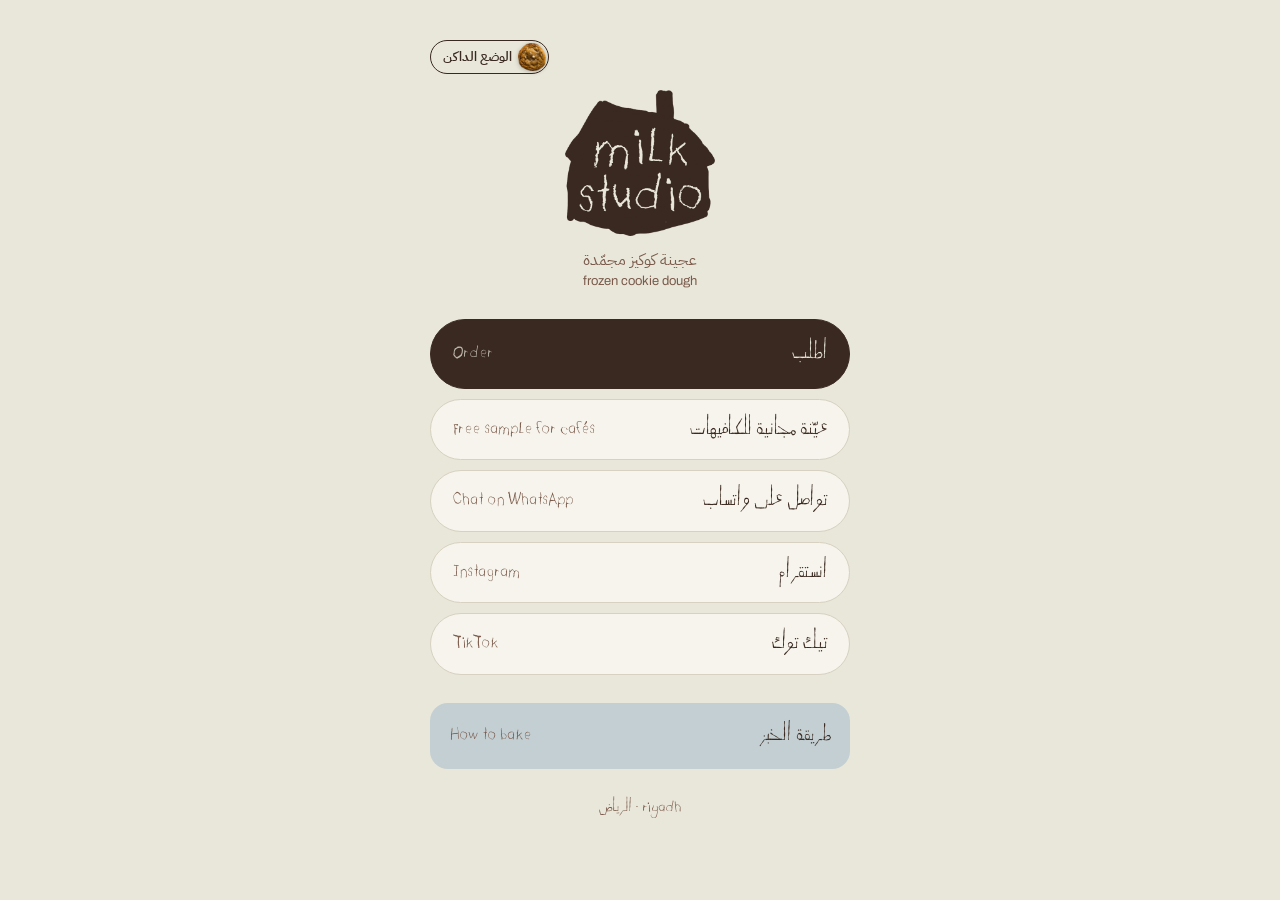
<file: index.html>
<!doctype html>
<html lang="ar" dir="rtl">
<head>
<meta charset="utf-8">
<meta name="viewport" content="width=device-width, initial-scale=1, viewport-fit=cover">
<title>milkstudio</title>
<meta name="description" content="milkstudio — عجينة كوكيز مجمّدة">
<meta name="theme-color" content="#E9E7DA">
<link rel="icon" href="img/logo.png">
<link rel="apple-touch-icon" href="img/logo.png">
<script src="theme.js?v=4"></script>
<link rel="stylesheet" href="theme.css?v=11">
<link rel="preconnect" href="https://fonts.googleapis.com">
<link rel="preconnect" href="https://fonts.gstatic.com" crossorigin>
<link rel="stylesheet" href="https://fonts.googleapis.com/css2?family=Archivo:wght@400;600;800&family=IBM+Plex+Mono:wght@400&family=IBM+Plex+Sans+Arabic:wght@400;600;700&display=swap">
<style>
/* Layout: one narrow column, like the tag itself — house mark, stacked buttons, a fold-out baking card */
:root{
  --board:#E9E7DA; --paper:#F6F4EC; --cocoa:#3A2920; --cocoa-soft:#7A5A4B; --blue:#C3CFD3; --line:#D6D1C0;
  --f-ar:"MkDigits","IBM Plex Sans Arabic","Archivo",system-ui,sans-serif;
  --f-en:"MkDigits","Archivo","IBM Plex Sans Arabic",system-ui,sans-serif;
  --f-mono:"MkDigits","IBM Plex Mono",ui-monospace,Menlo,monospace;
  color-scheme:light;
}
@media (prefers-color-scheme:dark){:root:not([data-theme="light"]){--board:#1E1814;--paper:#29211C;--cocoa:#EDE6D6;--cocoa-soft:#B9A898;--blue:#3E4C52;--line:#3D332C;color-scheme:dark}}
:root[data-theme="dark"]{--board:#1E1814;--paper:#29211C;--cocoa:#EDE6D6;--cocoa-soft:#B9A898;--blue:#3E4C52;--line:#3D332C;color-scheme:dark}

*{box-sizing:border-box}
html,body{margin:0}
body{background:var(--board);color:var(--cocoa);font-family:var(--f-ar);line-height:1.5;min-height:100vh;
  padding-left:max(20px,env(safe-area-inset-left,0px));padding-right:max(20px,env(safe-area-inset-right,0px));
  padding-block:calc(40px + env(safe-area-inset-top,0px)) calc(32px + env(safe-area-inset-bottom,0px))}
main{max-width:420px;margin:0 auto;display:flex;flex-direction:column;gap:28px}

.top{display:flex;flex-direction:column;align-items:center;gap:12px;text-align:center}
.top img{width:150px;height:auto;display:block}
.topbar{display:flex;justify-content:flex-end;margin-bottom:-12px}
.top p{margin:0;font-size:15px;color:var(--cocoa-soft)}
.top p span{display:block;font-family:var(--f-en);font-size:13px}

nav{display:flex;flex-direction:column;gap:10px}
nav a{display:flex;align-items:center;justify-content:space-between;gap:12px;text-decoration:none;color:var(--cocoa);
  background:var(--paper);border:1.5px solid var(--line);border-radius:999px;padding:14px 22px;transition:border-color .15s,transform .15s}
nav a:hover{border-color:var(--cocoa)}
nav a:active{transform:scale(.985)}
nav a:focus-visible{outline:2px solid var(--cocoa);outline-offset:3px}
nav a b{font-weight:600;font-size:16px}
nav a small{font-family:var(--f-en);font-size:13px;color:var(--cocoa-soft);direction:ltr}
nav a.main{background:var(--cocoa);border-color:var(--cocoa);color:var(--board);padding-block:18px}
nav a.main small{color:var(--board);opacity:.75}

details{background:var(--blue);border-radius:18px;padding:4px 20px}
summary{cursor:pointer;list-style:none;display:flex;justify-content:space-between;align-items:center;gap:12px;padding-block:14px;font-weight:600}
summary::-webkit-details-marker{display:none}
summary small{font-family:var(--f-en);font-weight:400;font-size:13px;color:var(--cocoa-soft);direction:ltr}
summary:focus-visible{outline:2px solid var(--cocoa);outline-offset:2px;border-radius:6px}
details[open] summary{border-bottom:1px dashed color-mix(in srgb,var(--cocoa) 30%,transparent)}
ol{margin:0;padding:14px 0 16px;padding-inline-start:20px;display:flex;flex-direction:column;gap:10px;font-size:14.5px}
ol li .en{display:block;font-family:var(--f-en);font-size:12.5px;color:var(--cocoa-soft);direction:ltr;text-align:right}
.oven{display:inline-block;width:1.35em;height:1.35em;vertical-align:-.3em;margin-inline:4px;color:var(--cocoa)}
.temp{font-family:var(--f-mono);font-size:13px;white-space:nowrap}

footer{text-align:center;font-family:var(--f-mono);font-size:11px;letter-spacing:.08em;color:var(--cocoa-soft);direction:ltr}
@media (prefers-reduced-motion:reduce){nav a{transition:none}}
</style>
<style>
/* brand handwriting where it is display text */

nav a b,nav a small,summary,summary small,footer{font-family:var(--f-hand);font-weight:400;font-synthesis:none;letter-spacing:0;text-transform:none}
.top p{font-size:16px}
nav a b{font-size:21px} nav a small{font-size:16px}
summary{font-size:20px} summary small{font-size:16px}
footer{font-size:15px}
html,body{overflow-x:clip;max-width:100%}
</style>
<!-- TikTok Pixel Code Start -->
<script>
!function (w, d, t) {
  w.TiktokAnalyticsObject=t;var ttq=w[t]=w[t]||[];ttq.methods=["page","track","identify","instances","debug","on","off","once","ready","alias","group","enableCookie","disableCookie","holdConsent","revokeConsent","grantConsent"],ttq.setAndDefer=function(t,e){t[e]=function(){t.push([e].concat(Array.prototype.slice.call(arguments,0)))}};for(var i=0;i<ttq.methods.length;i++)ttq.setAndDefer(ttq,ttq.methods[i]);ttq.instance=function(t){for(
var e=ttq._i[t]||[],n=0;n<ttq.methods.length;n++)ttq.setAndDefer(e,ttq.methods[n]);return e},ttq.load=function(e,n){var r="https://analytics.tiktok.com/i18n/pixel/events.js",o=n&&n.partner;ttq._i=ttq._i||{},ttq._i[e]=[],ttq._i[e]._u=r,ttq._t=ttq._t||{},ttq._t[e]=+new Date,ttq._o=ttq._o||{},ttq._o[e]=n||{};n=document.createElement("script")
;n.type="text/javascript",n.async=!0,n.src=r+"?sdkid="+e+"&lib="+t;e=document.getElementsByTagName("script")[0];e.parentNode.insertBefore(n,e)};


  ttq.load('DC3G8I3C77U0A5LSKPLG');
  ttq.page();
}(window, document, 'ttq');
</script>
<!-- TikTok Pixel Code End -->
</head>
<body>
<main>
  <div class="topbar"><button type="button" class="theme-btn" id="themeBtn" aria-label="Dark mode" data-ev="Light/dark mode"><span class="ck"><img class="ck-l" src="img/cookie-classic-v3.webp" alt="" width="36" height="36"><img class="ck-d" src="img/cookie-double.webp" alt="" width="36" height="36"></span><span class="theme-lbl" aria-hidden="true">الوضع الداكن</span></button></div>
  <header class="top">
    <h1 style="margin:0"><img class="logo-l" src="img/logo.png" alt="milkstudio" width="150" height="146"><img class="logo-d" src="img/logo-dark.png" alt="milkstudio" width="150" height="146"></h1>
    <p>عجينة كوكيز مجمّدة<span>frozen cookie dough</span></p>
  </header>

  <nav id="links" aria-label="Links"></nav>

  <details>
    <summary data-ev="How to bake">طريقة الخبز <small>How to bake</small></summary>
    <ol>
      <li>سخّن الفرن على 180°م (وتأكد إنه وصلها فعلاً باستخدام مقياس الحرارة).<span class="en">Preheat to 180°C and make sure it really gets there.</span></li>
      <li>صف الكوكيز وهو مجمد على ورق زبدة في صينية.<span class="en">Place the cookies while still frozen on parchment paper on a baking sheet.</span></li>
      <li>الرف الأوسط 8 دقائق والحرارة فوق وتحت <svg class="oven" viewBox="0 0 24 24" role="img" aria-label="حرارة فوق وتحت"><rect x="2.5" y="2.5" width="19" height="19" rx="3" fill="none" stroke="currentColor" stroke-width="1.8"/><line x1="6.5" y1="6.5" x2="17.5" y2="6.5" stroke="currentColor" stroke-width="1.8" stroke-linecap="round"/><line x1="6.5" y1="17.5" x2="17.5" y2="17.5" stroke="currentColor" stroke-width="1.8" stroke-linecap="round"/></svg><span class="en">Middle rack, 8 minutes, top and bottom heat.</span></li>
      <li>ثم الرف العلوي <span dir="ltr">1–2</span> دقائق بحرارة من فوق <svg class="oven" viewBox="0 0 24 24" role="img" aria-label="حرارة من فوق"><rect x="2.5" y="2.5" width="19" height="19" rx="3" fill="none" stroke="currentColor" stroke-width="1.8"/><line x1="6.5" y1="6.5" x2="17.5" y2="6.5" stroke="currentColor" stroke-width="1.8" stroke-linecap="round"/></svg> عشان يتحمّر الوجه شوي.<span class="en">Then the upper rack for 1–2 minutes with heat from above, to brown the top.</span></li>
      <li>رش رقائق الملح (جاية مع الطلب) على الكوكيز وانتظرها ترتاح قبل التقديم.<span class="en">Sprinkle flaky salt, and let them rest before serving.</span></li>
    </ol>
  </details>

  <footer>الرياض · riyadh</footer>
</main>

<script src="links.js?v=7"></script>
<script src="track.js?v=5"></script>
<script>
(function(){
  var S = window.SITE || {links:[]};
  var nav = document.getElementById("links");
  S.links.forEach(function(l){
    var a = document.createElement("a");
    if (typeof l.whatsapp === "string") {
      a.href = "https://wa.me/" + S.whatsapp + (l.whatsapp ? "?text=" + encodeURIComponent(l.whatsapp) : "");
    } else {
      a.href = l.href;
    }
    if (/^https?:/.test(a.getAttribute("href"))) { a.target = "_blank"; a.rel = "noopener"; }
    if (l.main) a.className = "main";
    a.setAttribute("data-ev", l.en);
    var b = document.createElement("b"); b.textContent = l.ar;
    var s = document.createElement("small"); s.textContent = l.en;
    a.append(b, s);
    nav.append(a);
  });
})();
</script>
</body>
</html>
</file>
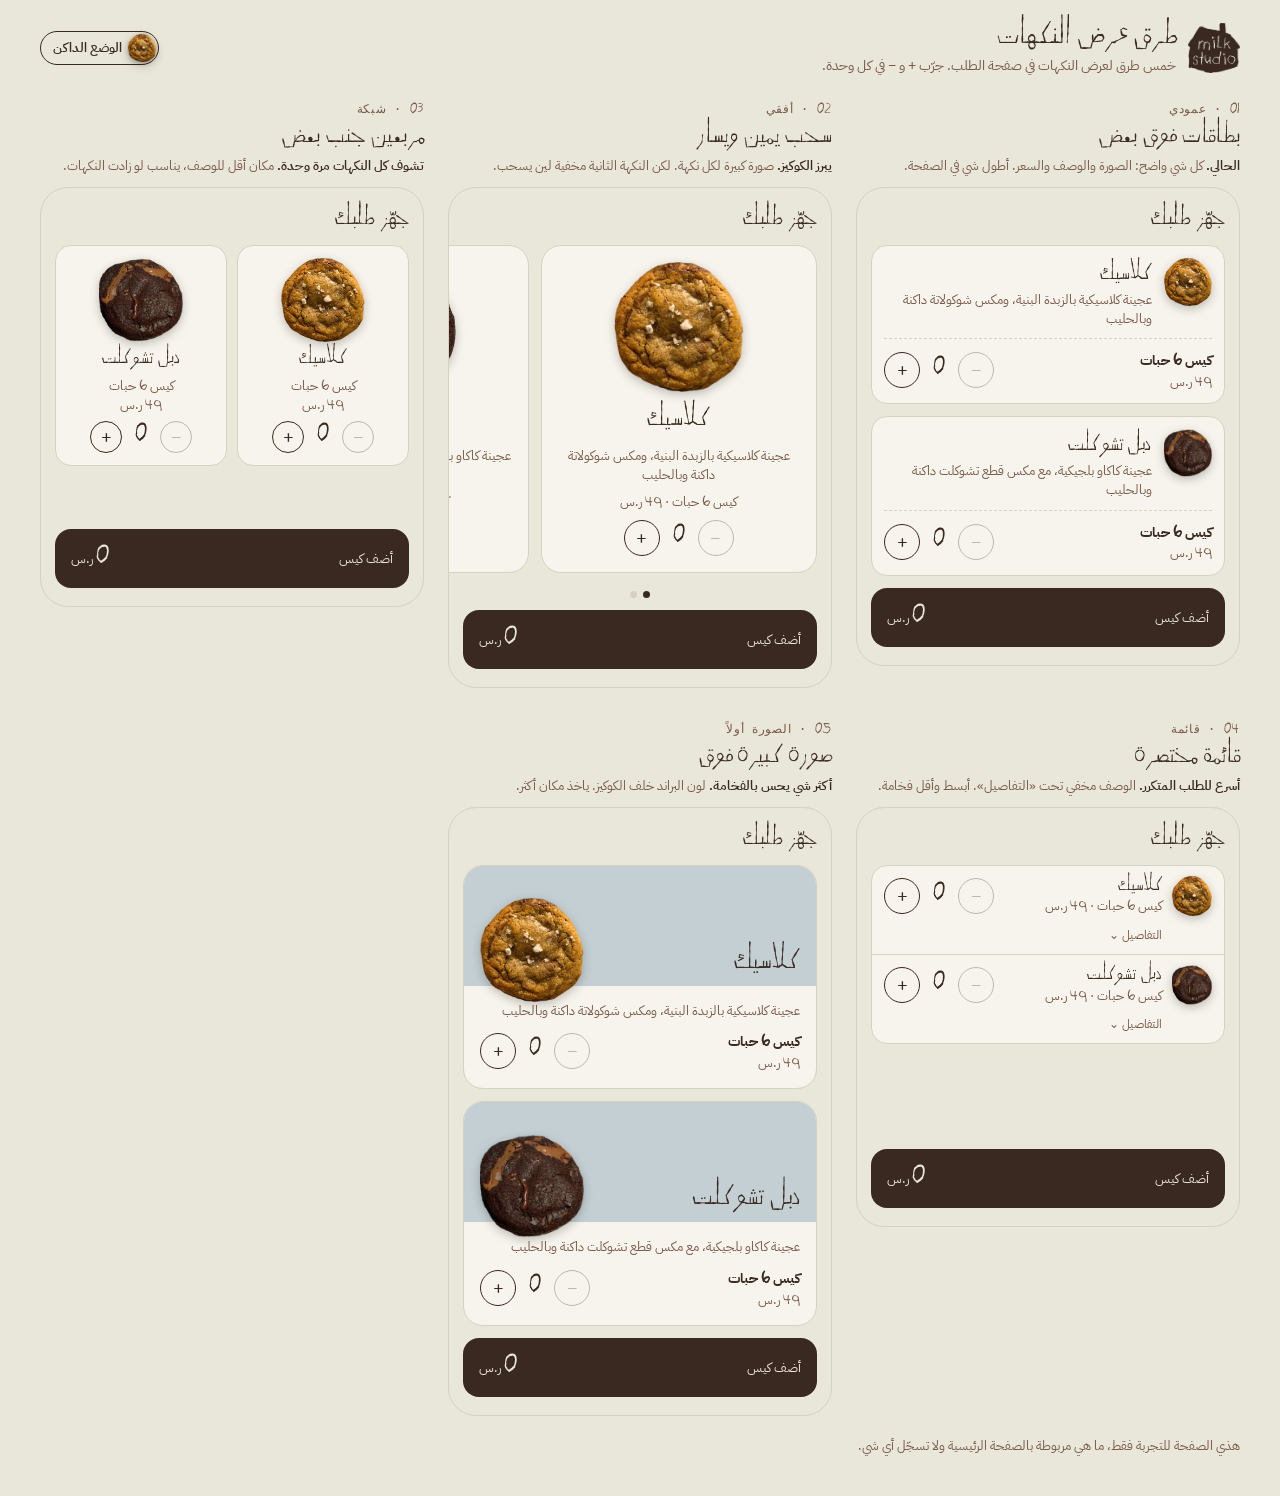
<file: layouts/index.html>
<!doctype html>
<html lang="ar" dir="rtl">
<head>
<meta charset="utf-8">
<meta name="viewport" content="width=device-width, initial-scale=1, viewport-fit=cover">
<meta name="robots" content="noindex, nofollow">
<title>milkstudio · Layout options</title>
<link rel="icon" href="../img/logo.png">
<script src="../theme.js?v=3"></script>
<link rel="stylesheet" href="../theme.css?v=11">
<link rel="preconnect" href="https://fonts.googleapis.com">
<link rel="stylesheet" href="https://fonts.googleapis.com/css2?family=Archivo:wght@400;500;600;800&family=IBM+Plex+Mono:wght@400;500&family=IBM+Plex+Sans+Arabic:wght@400;500;600;700&display=swap">
<style>
/* Layout: five phone-width frames, each one way of showing the flavours on the order form. Wraps into rows; one column on phones. */
:root{
  --board:#E9E7DA; --paper:#F6F4EC; --cocoa:#3A2920; --cocoa-soft:#7A5A4B; --blue:#C3CFD3; --line:#D6D1C0;
  --f-ar:"MkDigits","IBM Plex Sans Arabic","Archivo",system-ui,sans-serif;
  --f-mono:"MkDigits","IBM Plex Mono",ui-monospace,Menlo,monospace;
}
@media (prefers-color-scheme:dark){:root:not([data-theme="light"]){--board:#1E1814;--paper:#29211C;--cocoa:#EDE6D6;--cocoa-soft:#B9A898;--blue:#3E4C52;--line:#3D332C;color-scheme:dark}}
:root[data-theme="dark"]{--board:#1E1814;--paper:#29211C;--cocoa:#EDE6D6;--cocoa-soft:#B9A898;--blue:#3E4C52;--line:#3D332C;color-scheme:dark}
*{box-sizing:border-box}
html,body{margin:0;overflow-x:clip}
body{background:var(--board);color:var(--cocoa);font-family:var(--f-ar);font-size:15px;line-height:1.5;
  padding-left:max(16px,env(safe-area-inset-left,0px));padding-right:max(16px,env(safe-area-inset-right,0px));
  padding-block:calc(20px + env(safe-area-inset-top,0px)) calc(40px + env(safe-area-inset-bottom,0px))}
.hand{font-family:var(--f-hand);font-weight:400;font-synthesis:none}

.top{max-width:1200px;margin:0 auto 24px;display:flex;justify-content:space-between;align-items:center;gap:16px;flex-wrap:wrap}
.top .t{display:flex;align-items:center;gap:12px;min-width:0}
.top img.logo-l,.top img.logo-d{width:52px;height:auto}
.top h1{margin:0;font-size:30px;line-height:1.1}
.top p{margin:2px 0 0;color:var(--cocoa-soft);font-size:14px;max-width:52ch}

/* gallery */
.gallery{max-width:1200px;margin:0 auto;display:grid;grid-template-columns:repeat(auto-fill,minmax(min(100%,330px),1fr));gap:32px 24px;align-items:start}
.opt{scroll-snap-align:start;display:flex;flex-direction:column;gap:12px;min-width:0}
.opt header{display:flex;flex-direction:column;gap:4px}
.opt .num{font-family:var(--f-mono);font-size:12px;letter-spacing:.06em;color:var(--cocoa-soft)}
.opt h2{margin:0;font-size:26px;line-height:1.15}
.opt .why{margin:0;font-size:13px;color:var(--cocoa-soft)}
.opt .why b{color:var(--cocoa);font-weight:600}
.phone{background:var(--board);border:1.5px solid var(--line);border-radius:28px;padding:18px 14px;min-height:420px;display:flex;flex-direction:column;gap:12px;overflow:hidden}
.phone .h{font-size:24px;line-height:1.1;margin:0}

/* shared bits */
.qty{display:flex;align-items:center;gap:4px}
.qty button{all:unset;cursor:pointer;width:34px;height:34px;border-radius:50%;border:1.5px solid var(--cocoa);display:grid;place-items:center;font-size:18px;line-height:1}
.qty button:disabled{opacity:.3;cursor:default}
.qty button:focus-visible{outline:2px solid var(--cocoa);outline-offset:2px}
.qty b{min-width:30px;text-align:center;font-family:var(--f-hand);font-weight:400;font-size:24px;line-height:1}
.price{font-size:13px;color:var(--cocoa-soft)}
.desc{font-size:12.5px;color:var(--cocoa-soft);margin:0}
.ck{object-fit:contain;filter:drop-shadow(0 3px 5px rgba(20,12,8,.25))}
.sum{margin-top:auto;display:flex;justify-content:space-between;align-items:center;background:var(--cocoa);color:var(--board);border-radius:16px;padding:10px 16px}
.sum b{font-family:var(--f-hand);font-weight:400;font-size:26px}
.sum span{font-size:13px}

/* 1 · stacked cards (current) */
.o1 .card{display:grid;grid-template-columns:auto minmax(0,1fr);gap:10px 12px;background:var(--paper);border:1.5px solid var(--line);border-radius:16px;padding:12px}
.o1 .card.has{border-color:var(--cocoa)}
.o1 .ck{width:48px;height:48px}
.o1 h3{margin:0;font-size:22px}
.o1 .row{grid-column:1/-1;display:flex;justify-content:space-between;align-items:center;border-top:1px dashed var(--line);padding-top:10px}

/* 2 · horizontal swipe */
.o2 .rail{display:flex;gap:12px;overflow-x:auto;scroll-snap-type:x mandatory;margin-inline:-14px;padding-inline:14px;padding-bottom:6px}
.o2 .card{flex:0 0 78%;scroll-snap-align:center;background:var(--paper);border:1.5px solid var(--line);border-radius:20px;padding:16px;display:flex;flex-direction:column;align-items:center;gap:8px;text-align:center}
.o2 .card.has{border-color:var(--cocoa)}
.o2 .ck{width:130px;height:130px}
.o2 h3{margin:0;font-size:26px}
.o2 .dots{display:flex;justify-content:center;gap:6px}
.o2 .dots i{width:7px;height:7px;border-radius:50%;background:var(--line)}
.o2 .dots i.on{background:var(--cocoa)}

/* 3 · two-up grid */
.o3 .grid{display:grid;grid-template-columns:1fr 1fr;gap:10px}
.o3 .card{background:var(--paper);border:1.5px solid var(--line);border-radius:16px;padding:12px 10px;display:flex;flex-direction:column;align-items:center;gap:6px;text-align:center}
.o3 .card.has{border-color:var(--cocoa)}
.o3 .ck{width:84px;height:84px}
.o3 h3{margin:0;font-size:20px;line-height:1.1}
.o3 .qty button{width:30px;height:30px}

/* 4 · compact list */
.o4 .list{background:var(--paper);border:1.5px solid var(--line);border-radius:16px;overflow:hidden}
.o4 .item{display:grid;grid-template-columns:auto minmax(0,1fr) auto;gap:10px;align-items:center;padding:10px 12px}
.o4 .item+.item{border-top:1px solid var(--line)}
.o4 .ck{width:40px;height:40px}
.o4 h3{margin:0;font-size:19px;line-height:1.1}
.o4 details{grid-column:2/-1}
.o4 summary{cursor:pointer;font-size:12px;color:var(--cocoa-soft);list-style:none}
.o4 summary::-webkit-details-marker{display:none}

/* 5 · photo first */
.o5 .card{border-radius:20px;overflow:hidden;background:var(--paper);border:1.5px solid var(--line)}
.o5 .card.has{border-color:var(--cocoa)}
.o5 .hero{background:var(--blue);display:flex;align-items:flex-end;justify-content:space-between;padding:12px 16px 10px;gap:8px;min-height:120px}
.o5 .ck{width:104px;height:104px;margin-bottom:-26px}
.o5 h3{margin:0;font-size:28px;line-height:1}
.o5 .body{padding:16px;display:flex;flex-direction:column;gap:10px}
.o5 .bar{display:flex;justify-content:space-between;align-items:center}

.note{max-width:1200px;margin:20px auto 0;font-size:13px;color:var(--cocoa-soft)}
@media (prefers-reduced-motion:reduce){*{scroll-behavior:auto}}
</style>
</head>
<body>
<div class="top">
  <div class="t">
    <img class="logo-l" src="../img/logo.png" alt="milkstudio"><img class="logo-d" src="../img/logo-dark.png" alt="milkstudio">
    <div><h1 class="hand">طرق عرض النكهات</h1><p>خمس طرق لعرض النكهات في صفحة الطلب. جرّب + و − في كل وحدة. </p></div>
  </div>
  <button type="button" class="theme-btn" id="themeBtn" aria-label="Dark mode"><span class="ck"><img class="ck-l" src="../img/cookie-classic-v3.webp" alt="" width="36" height="36"><img class="ck-d" src="../img/cookie-double.webp" alt="" width="36" height="36"></span><span class="theme-lbl" aria-hidden="true">الوضع الداكن</span></button>
</div>

<div class="gallery" id="gallery"></div>
<p class="note">هذي الصفحة للتجربة فقط، ما هي مربوطة بالصفحة الرئيسية ولا تسجّل أي شي.</p>

<script>
const F = [
  { id:"classic", img:"cookie-classic-v3.webp", name:"كلاسيك", d:"عجينة كلاسيكية بالزبدة البنية، ومكس شوكولاتة داكنة وبالحليب" },
  { id:"double",  img:"cookie-double.webp",  name:"دبل تشوكلت", d:"عجينة كاكاو بلجيكية، مع مكس قطع تشوكلت داكنة وبالحليب" }
];
const PRICE = 49, PACK = "كيس 6 حبات";
const OPTS = [
  { k:"o1", n:"01 · عمودي", t:"بطاقات فوق بعض", why:"<b>الحالي.</b> كل شي واضح: الصورة والوصف والسعر. أطول شي في الصفحة." },
  { k:"o2", n:"02 · أفقي", t:"سحب يمين ويسار", why:"<b>يبرز الكوكيز.</b> صورة كبيرة لكل نكهة. لكن النكهة الثانية مخفية لين يسحب." },
  { k:"o3", n:"03 · شبكة", t:"مربعين جنب بعض", why:"<b>تشوف كل النكهات مرة وحدة.</b> مكان أقل للوصف، يناسب لو زادت النكهات." },
  { k:"o4", n:"04 · قائمة", t:"قائمة مختصرة", why:"<b>أسرع للطلب المتكرر.</b> الوصف مخفي تحت «التفاصيل». أبسط وأقل فخامة." },
  { k:"o5", n:"05 · الصورة أولاً", t:"صورة كبيرة فوق", why:"<b>أكثر شي يحس بالفخامة.</b> لون البراند خلف الكوكيز. ياخذ مكان أكثر." }
];
const qty = {}; OPTS.forEach(o=>F.forEach(f=>qty[o.k+f.id]=0));

const stepper = (o,f)=>`<div class="qty"><button type="button" data-k="${o}${f.id}" data-d="-1" aria-label="−" ${qty[o+f.id]?"":"disabled"}>−</button><b>${qty[o+f.id]}</b><button type="button" data-k="${o}${f.id}" data-d="1" aria-label="+">+</button></div>`;
const img = (f,w)=>`<img class="ck" src="../img/${f.img}" alt="" width="${w}" height="${w}">`;
const has = (o,f)=>qty[o+f.id]?"has":"";
const sum = o=>{const n=F.reduce((a,f)=>a+qty[o+f.id],0);return `<div class="sum"><span>${n?n+" "+(n===1?"كيس":"أكياس")+" + التوصيل":"أضف كيس"}</span><span><b>${n*PRICE}</b> ر.س</span></div>`};

const R = {
  o1:o=>F.map(f=>`<div class="card ${has(o,f)}">${img(f,48)}<div><h3 class="hand">${f.name}</h3><p class="desc">${f.d}</p></div>
      <div class="row"><div><b style="font-size:14px">${PACK}</b><div class="price">${PRICE} ر.س</div></div>${stepper(o,f)}</div></div>`).join(""),
  o2:o=>`<div class="rail" data-rail>${F.map(f=>`<div class="card ${has(o,f)}">${img(f,130)}<h3 class="hand">${f.name}</h3><p class="desc">${f.d}</p><div class="price">${PACK} · ${PRICE} ر.س</div>${stepper(o,f)}</div>`).join("")}</div>
      <div class="dots">${F.map((_,i)=>`<i class="${i?"":"on"}"></i>`).join("")}</div>`,
  o3:o=>`<div class="grid">${F.map(f=>`<div class="card ${has(o,f)}">${img(f,84)}<h3 class="hand">${f.name}</h3><div class="price">${PACK}<br>${PRICE} ر.س</div>${stepper(o,f)}</div>`).join("")}</div>`,
  o4:o=>`<div class="list">${F.map(f=>`<div class="item">${img(f,40)}<div><h3 class="hand">${f.name}</h3><div class="price">${PACK} · ${PRICE} ر.س</div></div>${stepper(o,f)}
      <details><summary>التفاصيل ⌄</summary><p class="desc">${f.d}</p></details></div>`).join("")}</div>`,
  o5:o=>F.map(f=>`<div class="card ${has(o,f)}"><div class="hero"><h3 class="hand">${f.name}</h3>${img(f,104)}</div>
      <div class="body"><p class="desc">${f.d}</p><div class="bar"><div><b style="font-size:14px">${PACK}</b><div class="price">${PRICE} ر.س</div></div>${stepper(o,f)}</div></div></div>`).join("")
};

function render(){
  const g=document.getElementById("gallery"), keep={};
  g.querySelectorAll("[data-rail]").forEach(r=>keep[r.closest(".opt").dataset.k]=r.scrollLeft);
  g.innerHTML = OPTS.map(o=>`<section class="opt" data-k="${o.k}">
    <header><span class="num">${o.n}</span><h2 class="hand">${o.t}</h2><p class="why">${o.why}</p></header>
    <div class="phone ${o.k}"><p class="h hand">جهّز طلبك</p>${R[o.k](o.k)}${sum(o.k)}</div></section>`).join("");
  g.querySelectorAll("[data-rail]").forEach(r=>{
    const k=r.closest(".opt").dataset.k; if(keep[k]) r.scrollLeft=keep[k];
    const dots=r.nextElementSibling.children;
    r.addEventListener("scroll",()=>{const i=Math.round(Math.abs(r.scrollLeft)/(r.firstElementChild.offsetWidth+12));[...dots].forEach((d,j)=>d.classList.toggle("on",j===i))},{passive:true});
  });
}
document.getElementById("gallery").addEventListener("click",e=>{
  const b=e.target.closest("button[data-k]"); if(!b) return;
  qty[b.dataset.k]=Math.max(0,qty[b.dataset.k]+Number(b.dataset.d)); render();
});
render();
</script>
</body>
</html>
</file>
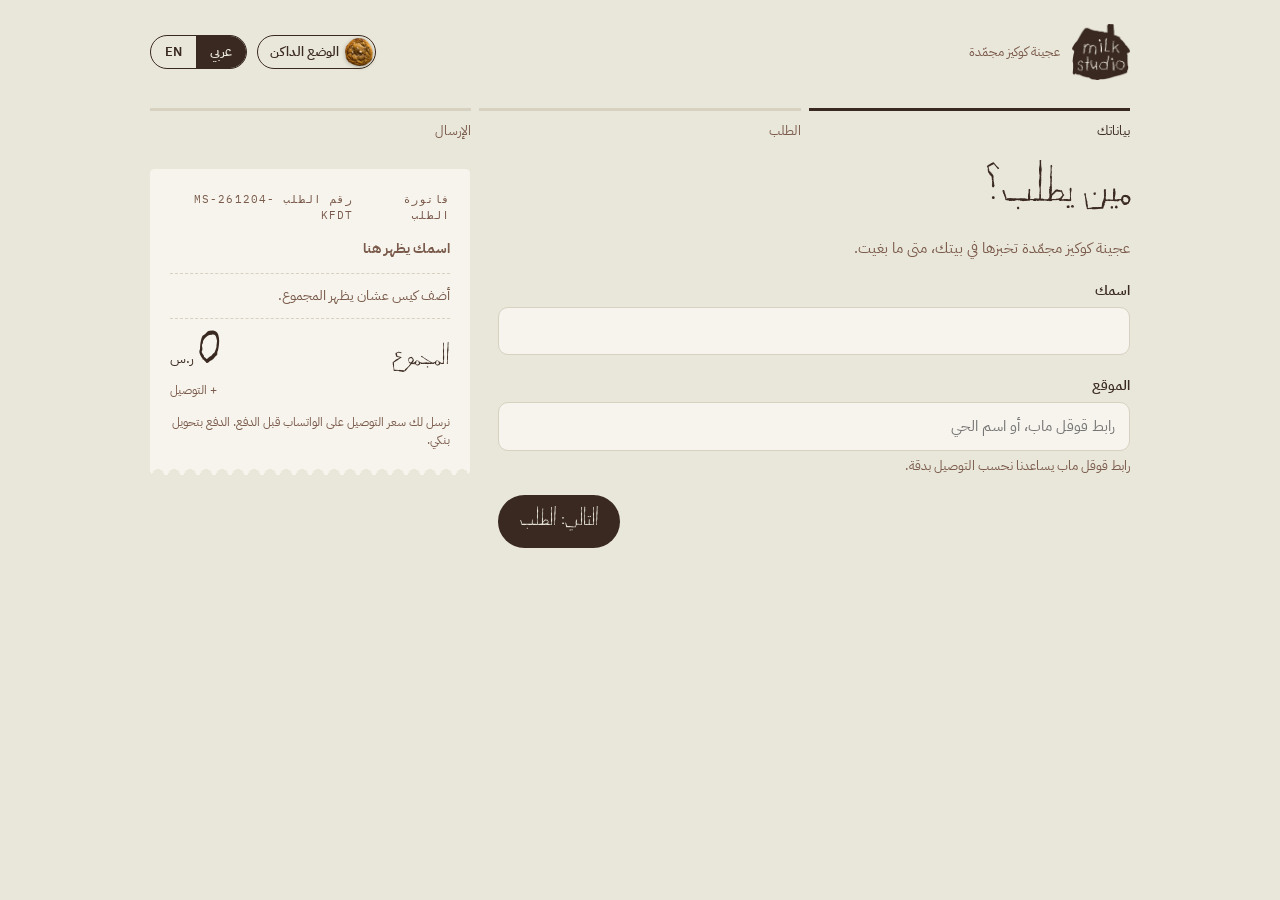
<file: order/index.html>
<!doctype html>
<html lang="ar" dir="rtl">
<head>
<meta charset="utf-8">
<meta name="viewport" content="width=device-width, initial-scale=1, viewport-fit=cover">
<meta name="theme-color" content="#E9E7DA">
<title>milkstudio · Order</title>
<link rel="icon" href="../img/logo.png">
<link rel="apple-touch-icon" href="../img/logo.png">
<script src="../theme.js?v=4"></script>
<link rel="stylesheet" href="../theme.css?v=11">
<link rel="preconnect" href="https://fonts.googleapis.com">
<link rel="stylesheet" href="https://fonts.googleapis.com/css2?family=Archivo:wght@400;500;600;800&family=IBM+Plex+Mono:wght@400;500&family=IBM+Plex+Sans+Arabic:wght@400;500;600;700&display=swap">
<style>
/* Layout: one narrow order sheet — three steps on the left, a live "invoice slip" on the right (stacks under on phones, total pinned to the bottom bar) */
:root{
  --board:#E9E7DA;      /* retail box board */
  --paper:#F6F4EC;
  --cocoa:#3A2920;
  --cocoa-soft:#7A5A4B;
  --blue:#C3CFD3;
  --line:#D6D1C0;
  --ok:#3F6B4E;
  --warn:#C62828;
  --f-display:"MkDigits","Archivo","IBM Plex Sans Arabic",system-ui,sans-serif;
  --f-body:"MkDigits","Archivo","IBM Plex Sans Arabic",system-ui,sans-serif;
  --f-ar:"MkDigits","IBM Plex Sans Arabic","Archivo",system-ui,sans-serif;
  --f-mono:"MkDigits","IBM Plex Mono",ui-monospace,Menlo,monospace;
}
@media (prefers-color-scheme:dark){:root:not([data-theme="light"]){--board:#1E1814;--paper:#29211C;--cocoa:#EDE6D6;--cocoa-soft:#B9A898;--blue:#3E4C52;--line:#3D332C;--ok:#8CC09C;--warn:#FF8A80;color-scheme:dark}}
:root[data-theme="dark"]{--board:#1E1814;--paper:#29211C;--cocoa:#EDE6D6;--cocoa-soft:#B9A898;--blue:#3E4C52;--line:#3D332C;--ok:#8CC09C;--warn:#FF8A80;color-scheme:dark}


*{box-sizing:border-box}
body{background:var(--board);color:var(--cocoa);font-family:var(--f-body);font-size:15px;line-height:1.5;
  padding-left:max(16px,env(safe-area-inset-left,0px));padding-right:max(16px,env(safe-area-inset-right,0px));padding-block:24px 120px}
html[dir="rtl"] body{font-family:var(--f-ar)}
html[dir="rtl"] .brand .sub{font-family:var(--f-ar);letter-spacing:0;text-transform:none;font-size:12px}
.wrap{max-width:980px;margin:0 auto;display:flex;flex-direction:column;gap:28px}

header{display:flex;align-items:center;justify-content:space-between;gap:16px;flex-wrap:wrap}
.brand{color:inherit;text-decoration:none;display:flex;align-items:center;gap:12px}
.brand img{width:58px;height:auto;flex:none;display:block}
.brand .wm{font-family:var(--f-display);font-weight:800;font-size:22px;letter-spacing:-.02em;line-height:1}
.brand .sub{font-family:var(--f-mono);font-size:11px;letter-spacing:.08em;text-transform:uppercase;color:var(--cocoa-soft)}
.tools{display:flex;align-items:center;gap:10px}
@media (max-width:520px){header{flex-wrap:wrap!important}.tools{order:-1;width:100%;justify-content:flex-end}}
.lang{display:flex;border:1px solid var(--cocoa);border-radius:999px;overflow:hidden}
.lang button{all:unset;cursor:pointer;padding:6px 14px;font-size:13px;font-weight:600}
.lang button[aria-pressed="true"]{background:var(--cocoa);color:var(--board)}
.lang button:focus-visible{outline:2px solid var(--cocoa);outline-offset:2px}

.steps{display:flex;gap:8px;list-style:none;margin:0;padding:0;font-family:var(--f-mono);font-size:12px;text-transform:uppercase;letter-spacing:.06em}
html[dir="rtl"] .steps{font-family:var(--f-ar);text-transform:none;letter-spacing:0;font-size:13px}
.steps li{flex:1;padding-top:10px;border-top:3px solid var(--line);color:var(--cocoa-soft)}
.steps li.on{border-color:var(--cocoa);color:var(--cocoa)}
.steps li.done{border-color:var(--cocoa-soft)}

.grid{display:grid;grid-template-columns:minmax(0,1fr) 320px;gap:28px;align-items:start}
@media (max-width:820px){.grid{grid-template-columns:minmax(0,1fr)}}

.panel{display:flex;flex-direction:column;gap:20px;min-width:0}
h1{font-family:var(--f-display);font-weight:800;font-size:clamp(26px,5vw,34px);letter-spacing:-.025em;line-height:1.1;margin:0;text-wrap:balance}
html[dir="rtl"] h1{font-family:var(--f-ar);letter-spacing:0}
.privacy{margin:0;font-size:12.5px;color:var(--cocoa-soft)}
.lede{margin:0;color:var(--cocoa-soft);max-width:52ch}

.field{display:flex;flex-direction:column;gap:6px}
.field label{font-weight:600;font-size:14px}
.field .hint{font-size:12.5px;color:var(--cocoa-soft)}
.err,.field .err{font-size:13px;color:var(--warn);font-weight:600}
input,textarea,select{font:inherit;color:var(--cocoa);background:var(--paper);border:1.5px solid var(--line);border-radius:10px;padding:12px 14px;width:100%}
input:focus,textarea:focus{outline:none;border-color:var(--cocoa)}
input[aria-invalid="true"]{border-color:var(--warn)}
#cr{font-family:var(--f-mono);letter-spacing:.12em;font-size:17px;direction:ltr;text-align:start}
html[dir="rtl"] #cr{text-align:right}
fieldset.win{border:0;margin:0;padding:0;display:flex;flex-direction:column;gap:10px;min-width:0}
fieldset.win legend{padding:0;margin-bottom:10px;font-weight:600;font-size:14px}
.win .hint{font-size:12.5px;color:var(--cocoa-soft)}
.win .two{grid-template-columns:1fr 1fr}
input[type="date"],input[type="time"]{min-height:48px}
/* iOS: date/time inputs have a wide built-in min-width; let them fit their column */
.win .two>.field{min-width:0}
input[type="date"],input[type="time"]{-webkit-appearance:none;appearance:none;min-width:0;max-width:100%;width:100%;display:block;text-align:start}
input[type="date"]::-webkit-date-and-time-value,input[type="time"]::-webkit-date-and-time-value{text-align:start;margin:0}

.two{display:grid;grid-template-columns:1fr 1fr;gap:16px}
@media (max-width:520px){.two:not(.win .two){grid-template-columns:1fr}}

/* flavour bags */
.bags{display:flex;flex-direction:column;gap:12px}
.bag{display:grid;grid-template-columns:auto minmax(0,1fr) auto;gap:16px;align-items:center;background:var(--paper);border:1.5px solid var(--line);border-radius:14px;padding:14px 16px;transition:border-color .15s}
.bag.has{border-color:var(--cocoa)}
.swatch{width:52px;height:52px;object-fit:contain;flex:none;filter:drop-shadow(0 2px 3px rgba(20,12,8,.2))}
.bag h3{margin:0;font-size:16px;font-weight:700}
.bag p{margin:2px 0 0;font-size:12.5px;color:var(--cocoa-soft)}
.qty{display:flex;align-items:center;gap:4px}
.qty button{all:unset;cursor:pointer;width:38px;height:38px;border-radius:50%;border:1.5px solid var(--cocoa);display:grid;place-items:center;font-size:20px;font-weight:500;line-height:1}
.qty button:disabled{opacity:.3;cursor:default}
.qty button:focus-visible{outline:2px solid var(--cocoa);outline-offset:2px}
.qty output{min-width:52px;text-align:center;font-family:var(--f-mono);font-size:13px;line-height:1.2}
html[dir="rtl"] .qty output{font-family:var(--f-ar);font-size:12.5px}
.qty output b{display:block;font-size:20px;font-family:var(--f-display);font-variant-numeric:tabular-nums}
@media (max-width:440px){.bag{grid-template-columns:auto minmax(0,1fr)}.qty{grid-column:1/-1;justify-content:flex-end}}

/* free delivery meter */
.meter{display:flex;flex-direction:column;gap:8px;padding:14px 16px;border-radius:14px;background:var(--blue)}
.meter .row{display:flex;justify-content:space-between;gap:12px;font-size:13.5px;font-weight:600}
.dots{display:grid;grid-template-columns:repeat(6,1fr);gap:6px}
.dots i{height:8px;border-radius:4px;background:color-mix(in srgb,var(--cocoa) 18%,transparent)}
.dots i.f{background:var(--cocoa)}

.nav{display:flex;gap:12px;justify-content:space-between;flex-wrap:wrap}
.btn{all:unset;cursor:pointer;padding:14px 22px;border-radius:999px;font-weight:700;font-size:15px;text-align:center}
.btn.pri{background:var(--cocoa);color:var(--board)}
.btn.ghost{border:1.5px solid var(--cocoa)}
.btn:focus-visible{outline:2px solid var(--cocoa);outline-offset:3px}
.btn.wa{background:#1F7A4A;color:#fff;display:inline-flex;gap:10px;align-items:center}
.btn.wa svg{width:20px;height:20px}

/* the slip */
.slip{position:sticky;top:max(16px,env(safe-area-inset-top,0px));background:var(--paper);border-radius:4px;padding:22px 20px 18px;display:flex;flex-direction:column;gap:14px;
  box-shadow:0 1px 0 var(--line),0 10px 30px -18px rgba(40,25,15,.45);
  -webkit-mask:radial-gradient(circle 6px at 50% 100%,transparent 98%,#000) 0 0/16px 100% repeat-x;mask:radial-gradient(circle 6px at 50% 100%,transparent 98%,#000) 0 0/16px 100% repeat-x;padding-bottom:26px}
.slip .t{font-family:var(--f-mono);font-size:11px;letter-spacing:.1em;text-transform:uppercase;color:var(--cocoa-soft);display:flex;justify-content:space-between;gap:8px}
.slip .biz{font-weight:700;font-size:16px;line-height:1.3;word-break:break-word}
.slip .biz small.win-s{font-family:inherit;direction:inherit;margin-top:6px;color:var(--cocoa)}
.slip .biz small{display:block;font-family:var(--f-mono);font-weight:400;font-size:12px;color:var(--cocoa-soft);direction:ltr;text-align:start}
.lines{display:flex;flex-direction:column;gap:8px;font-size:14px;border-block:1px dashed var(--line);padding-block:12px}
.ln{display:flex;justify-content:space-between;gap:10px;font-variant-numeric:tabular-nums}
.ln span:last-child{font-family:var(--f-mono);white-space:nowrap}
.ln.mute{color:var(--cocoa-soft)}
.ln.free span:last-child{color:var(--ok);font-weight:600}
.total{display:flex;justify-content:space-between;align-items:baseline;gap:10px}
.total b{font-family:var(--f-display);font-size:30px;font-weight:800;letter-spacing:-.02em;font-variant-numeric:tabular-nums}
.total small{font-family:var(--f-mono);font-size:12px}
.slip .foot{font-size:12px;color:var(--cocoa-soft)}
.empty{font-size:13.5px;color:var(--cocoa-soft)}

/* bottom bar (phone) */
.bar{position:fixed;inset:auto 0 0 0;background:var(--cocoa);color:var(--board);display:none;justify-content:space-between;align-items:center;gap:12px;
  padding:12px max(16px,env(safe-area-inset-right,0px)) calc(12px + env(safe-area-inset-bottom,0px)) max(16px,env(safe-area-inset-left,0px));z-index:5}
.bar b{font-family:var(--f-display);font-size:20px;font-variant-numeric:tabular-nums}
.bar span{font-size:12.5px;opacity:.8}
@media (max-width:820px){.bar{display:flex}.slip{position:static}}

.review{display:flex;flex-direction:column;gap:10px}
.msg{background:var(--paper);border:1.5px solid var(--line);border-radius:12px;padding:14px;font-family:var(--f-mono);font-size:12.5px;white-space:pre-wrap;word-break:break-word;max-height:300px;overflow:auto}
html[dir="rtl"] .msg{font-family:var(--f-ar);font-size:13.5px}
.copyrow{display:flex;gap:10px;align-items:center;flex-wrap:wrap;font-size:13px;color:var(--cocoa-soft)}
.copyrow button{all:unset;cursor:pointer;font-weight:600;color:var(--cocoa);text-decoration:underline;text-underline-offset:3px}
.num{font-family:var(--f-mono);direction:ltr;unicode-bidi:isolate;user-select:all}

[data-step]{display:none}
[data-step].show{display:flex}
@media (prefers-reduced-motion:no-preference){[data-step].show{animation:in .25s ease}@keyframes in{from{opacity:.4;transform:translateY(6px)}}}
</style>
<style>html,body{margin:0}:root{padding-top:env(safe-area-inset-top,0px)}</style>
<style>
/* brand handwriting where it is display text */

h1,html[dir="rtl"] h1,.bag h3,.btn,.ln.free span:last-child,.total>span:first-child,.total .free,html[dir="rtl"] .total .free,.meter .row span:first-child,fieldset.win legend,.box h3,.box .pc{font-family:var(--f-hand);font-weight:400;font-synthesis:none;letter-spacing:0;text-transform:none}
h1{font-size:clamp(32px,7vw,42px);line-height:1.15}
header{flex-wrap:nowrap}.brand{min-width:0}.brand .sub{min-width:0;line-height:1.2}.tools{flex:none}
html[dir="rtl"] .brand .sub{font-size:13px}
.bag h3{font-size:22px}
.btn{font-size:19px;padding-block:12px}
.ln.free span:last-child{font-size:20px;line-height:1}
/* order number stays in the plain mono font */
#ref{font-family:"IBM Plex Mono",ui-monospace,Menlo,monospace}
/* WhatsApp number stays in the plain font */
#waNum{font-family:"IBM Plex Mono",ui-monospace,Menlo,monospace}
/* counters in Mikie's */
.qty output b,#meterN,.box .pc{font-family:var(--f-hand);font-weight:400;font-synthesis:none;letter-spacing:0}
.qty output b{font-size:26px;line-height:1}
#meterN{font-size:20px}
/* never let anything widen the page */
html,body{overflow-x:clip;max-width:100%}
.total b,.bar b{font-family:var(--f-hand);font-weight:400;font-synthesis:none;letter-spacing:0;font-variant-numeric:normal}
.total b{font-size:44px;line-height:1}
.bar b{font-size:30px;line-height:1}
.total small,.bar span[data-i="sar"]{font-family:"IBM Plex Sans Arabic","Archivo",system-ui,sans-serif;letter-spacing:0;font-size:14px}
.total>span:first-child{font-size:22px}
.total .free,html[dir="rtl"] .total .free{font-size:36px}
.meter .row span:first-child{font-size:17px}
fieldset.win legend{font-size:19px}
.box h3{font-size:19px} .box .pc{font-size:17px}
</style>
<style>
/* personal order: pack rows inside each flavour card */
.offer{display:flex;flex-direction:column;gap:2px;background:var(--blue);border-radius:14px;padding:12px 16px}
.offer .o-t{font-family:var(--f-hand);font-weight:400;font-synthesis:none;font-size:24px;line-height:1.15}
.offer span{font-size:13px;font-weight:600}
.offer.on span{color:var(--ok)}
.ln.disc span:last-child{color:var(--ok)}
.bag.retail{grid-template-columns:auto minmax(0,1fr)}
.packs{grid-column:1/-1;display:flex;flex-direction:column;gap:10px;border-top:1px dashed var(--line);padding-top:12px}
.pk{display:flex;justify-content:space-between;align-items:center;gap:12px}
.pk .lbl{font-weight:600;font-size:14.5px}
.pk .lbl>span{display:block;font-weight:400;font-size:13px;color:var(--cocoa-soft)}
.qty output{min-width:40px}
.ln.tbd span:last-child{font-family:"IBM Plex Sans Arabic","Archivo",system-ui,sans-serif;font-size:13px;color:var(--cocoa-soft)}
.total small.plus{display:block;font-size:12px;color:var(--cocoa-soft);text-align:end;margin-top:4px}
</style>
<!-- TikTok Pixel Code Start -->
<script>
!function (w, d, t) {
  w.TiktokAnalyticsObject=t;var ttq=w[t]=w[t]||[];ttq.methods=["page","track","identify","instances","debug","on","off","once","ready","alias","group","enableCookie","disableCookie","holdConsent","revokeConsent","grantConsent"],ttq.setAndDefer=function(t,e){t[e]=function(){t.push([e].concat(Array.prototype.slice.call(arguments,0)))}};for(var i=0;i<ttq.methods.length;i++)ttq.setAndDefer(ttq,ttq.methods[i]);ttq.instance=function(t){for(
var e=ttq._i[t]||[],n=0;n<ttq.methods.length;n++)ttq.setAndDefer(e,ttq.methods[n]);return e},ttq.load=function(e,n){var r="https://analytics.tiktok.com/i18n/pixel/events.js",o=n&&n.partner;ttq._i=ttq._i||{},ttq._i[e]=[],ttq._i[e]._u=r,ttq._t=ttq._t||{},ttq._t[e]=+new Date,ttq._o=ttq._o||{},ttq._o[e]=n||{};n=document.createElement("script")
;n.type="text/javascript",n.async=!0,n.src=r+"?sdkid="+e+"&lib="+t;e=document.getElementsByTagName("script")[0];e.parentNode.insertBefore(n,e)};


  ttq.load('DC3G8I3C77U0A5LSKPLG');
  ttq.page();
}(window, document, 'ttq');
</script>
<!-- TikTok Pixel Code End -->
</head>
<body>

<div class="wrap">
  <header>
    <a class="brand" href="../" aria-label="milkstudio home" data-ev="Logo (home)">
      <img class="logo-l" src="../img/logo.png" alt="milkstudio" width="58" height="56"><img class="logo-d" src="../img/logo-dark.png" alt="milkstudio" width="58" height="56">
      <div class="sub" data-i="tag">frozen cookie dough</div>
    </a>
    <div class="tools">
    <button type="button" class="theme-btn" id="themeBtn" aria-label="Dark mode" data-ev="Light/dark mode"><span class="ck"><img class="ck-l" src="../img/cookie-classic-v3.webp" alt="" width="36" height="36"><img class="ck-d" src="../img/cookie-double.webp" alt="" width="36" height="36"></span><span class="theme-lbl" aria-hidden="true">الوضع الداكن</span></button>
    <div class="lang" role="group" aria-label="Language">
      <button type="button" id="l-ar" aria-pressed="false" data-ev="Language: Arabic">عربي</button>
      <button type="button" id="l-en" aria-pressed="true" data-ev="Language: English">EN</button>
    </div>
    </div>
  </header>

  <ol class="steps" id="steps">
    <li data-i="s1">You</li><li data-i="s2">Order</li><li data-i="s3">Send</li>
  </ol>

  <div class="grid">
    <form class="panel" id="form" novalidate>
      <input type="text" id="hp" name="website" tabindex="-1" autocomplete="off" aria-hidden="true" style="position:absolute;width:1px;height:1px;padding:0;margin:-1px;border:0;overflow:hidden;clip:rect(0 0 0 0);clip-path:inset(50%);opacity:0">
      <!-- STEP 1 -->
      <section class="panel show" data-step="1">
        <h1 data-i="h1">Who's ordering?</h1>
        <p class="lede" data-i="l1">Frozen cookie dough you bake at home, whenever you like.</p>
        <div class="field">
          <label for="name" data-i="nameL">Your name</label>
          <input id="name" autocomplete="name">
          <div class="err" id="nameE" hidden></div>
        </div>
        <div class="field">
          <label for="loc" data-i="locL">Location</label>
          <input id="loc" data-i-ph="locP" placeholder="Google Maps link, or the district">
          <div class="hint" data-i="locH">A Google Maps link lets us work out the delivery fee exactly.</div>
          <div class="err" id="locE" hidden></div>
        </div>
        <div class="nav"><span></span><button type="button" class="btn pri" id="to2" data-i="next" data-ev="Next (step 1)">Continue to order</button></div>
      </section>

      <!-- STEP 2 -->
      <section class="panel" data-step="2">
        <h1 data-i="h2">Build your order</h1>
        <p class="lede" data-i="l2">Frozen cookie dough in a vacuum-sealed bag, 45 g a piece. Bake straight from the freezer.</p>
        <div class="bags" id="bags"></div>
        <div class="offer" id="offer" aria-live="polite"><b class="o-t" data-i="offerT">Two bags for 89 SAR, try every flavour</b><span id="offerS"></span></div>
        <fieldset class="win">
          <legend data-i="winL">Best time for delivery</legend>
          <div class="cal" id="cal"></div>
          <input type="hidden" id="dFrom"><input type="hidden" id="dTo">
          <div class="two">
            <div class="field"><label for="tFrom" data-i="tFromL">From</label><input type="time" id="tFrom" value="16:00" step="1800"></div>
            <div class="field"><label for="tTo" data-i="tToL">To</label><input type="time" id="tTo" value="21:00" step="1800"></div>
          </div>
          <div class="hint" data-i="winH">Delivery is from tomorrow on. Pick a range and we'll deliver within it.</div>
          <div class="err" id="dateE" hidden></div>
        </fieldset>
        <div class="field">
          <label for="notes" data-i="notesL">Notes (optional)</label>
          <textarea id="notes" rows="2" data-i-ph="notesP" placeholder="Building, floor, anything we should know"></textarea>
        </div>
        <div class="err" id="bagE" hidden></div>
        <div class="nav">
          <button type="button" class="btn ghost" id="back1" data-i="back" data-ev="Back / Edit">Back</button>
          <button type="button" class="btn pri" id="to3" data-i="review" data-ev="Review order">Review order</button>
        </div>
      </section>

      <!-- STEP 3 -->
      <section class="panel" data-step="3">
        <h1 data-i="h3">Send it on WhatsApp</h1>
        <p class="lede" data-i="l3">This opens WhatsApp with your order typed out. Press send there and we'll reply with the delivery fee and our bank details.</p>
        <div class="review">
          <div class="msg" id="msg"></div>
          <div class="copyrow">
            <span data-i="noOpen">WhatsApp didn't open?</span>
            <button type="button" id="copy" data-i="copy" data-ev="Copy message">Copy the message</button>
            <span><span data-i="sendTo">and send it to</span> <span class="num" id="waNum"></span></span>
            <span id="copied" role="status"></span>
          </div>
        </div>
        <div class="nav">
          <button type="button" class="btn ghost" id="back2" data-i="edit" data-ev="Edit order">Edit order</button>
          <a class="btn wa" id="wa" data-ev="Send on WhatsApp" href="#" target="_blank" rel="noopener">
            <svg viewBox="0 0 24 24" fill="currentColor" aria-hidden="true"><path d="M12 2a10 10 0 0 0-8.6 15.1L2 22l5-1.3A10 10 0 1 0 12 2Zm0 18.2a8.2 8.2 0 0 1-4.2-1.1l-.3-.2-3 .8.8-2.9-.2-.3A8.2 8.2 0 1 1 12 20.2Zm4.5-6.1c-.2-.1-1.5-.7-1.7-.8s-.4-.1-.6.1-.6.8-.8 1-.3.2-.5.1a6.7 6.7 0 0 1-3.3-2.9c-.2-.4.2-.4.7-1.3a.4.4 0 0 0 0-.4l-.8-1.8c-.2-.5-.4-.4-.6-.4h-.5a1 1 0 0 0-.7.3 3 3 0 0 0-.9 2.2 5.2 5.2 0 0 0 1.1 2.7 11.8 11.8 0 0 0 4.5 4c1.7.7 2.3.8 3.2.6a2.7 2.7 0 0 0 1.8-1.2 2.2 2.2 0 0 0 .1-1.3c0-.1-.2-.2-.4-.3Z"/></svg>
            <span data-i="sendWa">Send order on WhatsApp</span>
          </a>
        </div>
      </section>
    </form>

    <!-- SLIP -->
    <aside class="slip" aria-live="polite">
      <div class="t"><span data-i="slipT">Order slip</span><span><span data-i="refL">Order no.</span> <span id="ref" class="num"></span></span></div>
      <div class="biz" id="slipBiz"></div>
      <div class="lines" id="lines"></div>
      <div class="total"><span data-i="total">Total</span><span><b id="tot">0</b> <small data-i="sar">SAR</small><small class="plus" data-i="plusDel">+ delivery</small></span></div>
      <div class="foot" id="slipFoot"></div>
    </aside>
  </div>
</div>

<div class="bar" aria-hidden="true"><span id="barL"></span><span><b id="barT">0</b> <span data-i="sar">SAR</span></span></div>

<script src="../links.js?v=7"></script>
<script src="../track.js?v=5"></script>
<script src="../calendar.js?v=2"></script>
<script>
/* ======= EDIT THESE ======= */
const CONFIG = {
  whatsapp: (window.SITE && window.SITE.whatsapp) || "9665XXXXXXXX",   // set in ../links.js
  packs: [ { n:6, price:49 } ],
  offer: { bags:2, price:89 },                                        // any 2 bags (mix flavours) for 89 SAR; set to null to turn off                                                         // SAR, delivery not included
  flavours: [
    { id:"classic", img:"cookie-classic-v3.webp", en:"Classic", ar:"كلاسيك",
      enD:"Classic brown butter dough, with a mix of dark and milk chocolate", arD:"عجينة كلاسيكية بالزبدة البنية، ومكس شوكولاتة داكنة وبالحليب" },
    { id:"double",  img:"cookie-double.webp", en:"Double Chocolate", ar:"دبل تشوكلت",
      enD:"Belgian cocoa dough, with a mix of dark and milk chocolate chunks", arD:"عجينة كاكاو بلجيكية، مع مكس قطع تشوكلت داكنة وبالحليب" }
  ]
};
/* ========================== */

const T = {
 en:{tag:"frozen cookie dough",s1:"You",s2:"Order",s3:"Send",h1:"Who's ordering?",
  l1:"Frozen cookie dough you bake at home, whenever you like.",
  nameL:"Your name",locL:"Location",locP:"Google Maps link, or the district",locH:"A Google Maps link lets us work out the delivery fee exactly.",
  next:"Continue to order",h2:"Build your order",l2:"Frozen cookie dough in a vacuum-sealed bag, 45 g a piece. Bake straight from the freezer.",
  winL:"Best time for delivery",dFromL:"From date",dToL:"To date",tFromL:"From",tToL:"To",winH:"Delivery is from tomorrow on. Pick a range and we'll deliver within it.",
  notesL:"Notes (optional)",notesP:"Building, floor, anything we should know",
  back:"Back",review:"Review order",h3:"Send it on WhatsApp",l3:"This opens WhatsApp with your order typed out. Press send there and we'll reply with the delivery fee and our bank details.",
  noOpen:"WhatsApp didn't open?",copy:"Copy the message",sendTo:"and send it to",edit:"Edit order",sendWa:"Send order on WhatsApp",
  slipT:"Order slip",refL:"Order no.",total:"Total",sar:"SAR",plusDel:"+ delivery",pcs:"pieces",pack:n=>`Bag of ${n}`,bag:"bag",bags:"bags",
  emptyName:"Your name shows here",offerT:"Two bags for 89 SAR, try every flavour",offer0:"Pick any two bags to get the offer.",offer1:"Add one more bag to get the offer.",offerOn:n=>"Offer applied",disc:"Offer discount",empty:"Add a bag to see your total.",delivery:"Delivery",byDist:"Based on distance",
  foot:"We'll send the delivery fee on WhatsApp before you pay. Payment by bank transfer.",
  eName:"Enter your name.",eLoc:"Add a Google Maps link or your district.",
  eBag:"Add at least one bag.",eNoStart:"Pick the first day that suits you for delivery.",eTooSoon:"The earliest delivery is tomorrow. Pick tomorrow or a later date.",eEndBefore:"The end date is before the start date. Pick the same day or a later one.",eNoTime:"Pick both a start time and an end time.",eTime:"The end time is before or the same as the start time. Pick a later end time.",copied:"Copied",copyFail:"Select the text above and copy it.",
  m:{hi:"New order — milkstudio",disc:"Offer (2 bags for 89)",name:"Name",loc:"Location",date:"Best time for delivery",items:"Order",sub:"Total (without delivery)",del:"Delivery",delTxt:"please send the fee for my location",notes:"Notes",ref:"Order no."}},
 ar:{tag:"عجينة كوكيز مجمّدة",s1:"بياناتك",s2:"الطلب",s3:"الإرسال",h1:"مين يطلب؟",
  l1:"عجينة كوكيز مجمّدة تخبزها في بيتك، متى ما بغيت.",
  nameL:"اسمك",locL:"الموقع",locP:"رابط قوقل ماب، أو اسم الحي",locH:"رابط قوقل ماب يساعدنا نحسب التوصيل بدقة.",
  next:"التالي: الطلب",h2:"جهّز طلبك",l2:"عجينة كوكيز مجمّدة في كيس مفرّغ من الهواء، ٤٥ جم للحبة. تنخبز من الفريزر مباشرة.",
  winL:"الوقت المناسب للتوصيل",dFromL:"من تاريخ",dToL:"إلى تاريخ",tFromL:"من الساعة",tToL:"إلى الساعة",winH:"التوصيل من بكرة وطالع. اختر فترة نوصل لك فيها.",
  notesL:"ملاحظات (اختياري)",notesP:"رقم العمارة، الدور، أي شي نحتاج نعرفه",
  back:"رجوع",review:"راجع الطلب",h3:"أرسله على واتساب",l3:"راح يفتح واتساب والطلب مكتوب. اضغط إرسال، ونرد عليك بسعر التوصيل وبيانات التحويل.",
  noOpen:"ما فتح واتساب؟",copy:"انسخ الرسالة",sendTo:"وأرسلها على",edit:"عدّل الطلب",sendWa:"أرسل الطلب على واتساب",
  slipT:"فاتورة الطلب",refL:"رقم الطلب",total:"المجموع",sar:"ر.س",plusDel:"+ التوصيل",pcs:"حبة",pack:n=>`كيس ${n} حبات`.replace("12 حبات","12 حبة"),bag:"كيس",bags:"أكياس",
  emptyName:"اسمك يظهر هنا",offerT:"كيسين بـ 89 ر.س، جرّب كل الأنواع",offer0:"اختر أي كيسين عشان تحصل على العرض.",offer1:"أضف كيس ثاني عشان تحصل على العرض.",offerOn:n=>"تم تطبيق العرض",disc:"خصم العرض",empty:"أضف كيس عشان يظهر المجموع.",delivery:"التوصيل",byDist:"حسب المسافة",
  foot:"نرسل لك سعر التوصيل على الواتساب قبل الدفع. الدفع بتحويل بنكي.",
  eName:"اكتب اسمك.",eLoc:"أضف رابط قوقل ماب أو اسم الحي.",
  eBag:"أضف كيس واحد على الأقل.",eNoStart:"اختر أول يوم يناسبك للتوصيل.",eTooSoon:"أقرب توصيل بكرة. اختر بكرة أو تاريخ بعده.",eEndBefore:"تاريخ النهاية قبل تاريخ البداية. اختر نفس اليوم أو بعده.",eNoTime:"اختر وقت البداية ووقت النهاية.",eTime:"وقت النهاية قبل وقت البداية أو نفسه. اختر وقت نهاية بعده.",copied:"تم النسخ",copyFail:"حدّد النص فوق وانسخه.",
  m:{hi:"طلب جديد — milkstudio",disc:"العرض (كيسين بـ 89)",name:"الاسم",loc:"الموقع",date:"الوقت المناسب للتوصيل",items:"الطلب",sub:"المجموع (بدون التوصيل)",del:"التوصيل",delTxt:"أرسلوا لي سعر التوصيل لموقعي",notes:"ملاحظات",ref:"رقم الطلب"}}
};

let lang = "en", step = 1;
const key = (f,n) => `${f}-${n}`;
const qty = {}; CONFIG.flavours.forEach(f=>CONFIG.packs.forEach(p=>qty[key(f.id,p.n)]=0));
const $ = id => document.getElementById(id);
const ref = (()=>{const d=new Date();const p=n=>String(n).padStart(2,"0");return `MS-${String(d.getFullYear()).slice(2)}${p(d.getMonth()+1)}${p(d.getDate())}-${Math.random().toString(36).slice(2,6).toUpperCase()}`})();
const fmt = n => n.toLocaleString("en-US");
const esc = s => s.replace(/[&<>"]/g,c=>({"&":"&amp;","<":"&lt;",">":"&gt;",'"':"&quot;"}[c]));

const tomorrow=(()=>{const d=new Date();d.setDate(d.getDate()+1);const p=n=>String(n).padStart(2,"0");return `${d.getFullYear()}-${p(d.getMonth()+1)}-${p(d.getDate())}`})();
$("dFrom").min=tomorrow; $("dTo").min=tomorrow;
window.msCal = msCalendar($("cal"), { from:$("dFrom"), to:$("dTo"), min:tomorrow, lang:()=>lang });
$("dFrom").addEventListener("change",()=>{const f=$("dFrom").value;$("dTo").min=f||tomorrow;if(f&&(!$("dTo").value||$("dTo").value<f))$("dTo").value=f;update()});
["dTo","tFrom","tTo"].forEach(id=>$(id).addEventListener("change",update));
function fmtDate(iso){const loc=lang==="ar"?"ar-SA-u-ca-gregory-nu-latn":"en-GB";
  return new Date(iso+"T12:00:00").toLocaleDateString(loc,{weekday:"long",day:"numeric",month:"long"})}
function fmtTime(hm){if(!hm)return "";let [h,m]=hm.split(":").map(Number);const pm=h>=12;h=h%12||12;
  const suf=lang==="ar"?(pm?"م":"ص"):(pm?"pm":"am");return `${h}:${String(m).padStart(2,"0")} ${suf}`}
function windowText(){const f=$("dFrom").value,t=$("dTo").value||f;if(!f)return "";
  const d=f===t?fmtDate(f):`${fmtDate(f)} – ${fmtDate(t)}`;
  const tm=($("tFrom").value&&$("tTo").value)?`${lang==="ar"?"، ":", "}${fmtTime($("tFrom").value)} – ${fmtTime($("tTo").value)}`:"";
  return d+tm}

function lines(){ // every chosen flavour × pack
  const out=[]; CONFIG.flavours.forEach(f=>CONFIG.packs.forEach(p=>{const q=qty[key(f.id,p.n)]; if(q) out.push({f,p,q,sum:q*p.price})})); return out; }
function totals(){
  const ls=lines(), bags=ls.reduce((a,l)=>a+l.q,0), gross=ls.reduce((a,l)=>a+l.sum,0);
  const o=CONFIG.offer, unit=CONFIG.packs[0].price;
  const disc = o ? Math.floor(bags/o.bags)*(o.bags*unit-o.price) : 0;
  return { bags, pieces:ls.reduce((a,l)=>a+l.q*l.p.n,0), gross, disc, total:gross-disc };
}

function renderBags(){
  const t=T[lang];
  $("bags").innerHTML = CONFIG.flavours.map(f=>{
    const any=CONFIG.packs.some(p=>qty[key(f.id,p.n)]);
    return `<div class="bag retail ${any?"has":""}">
      <img class="swatch" src="../img/${f.img}" alt="" width="52" height="52">
      <div style="min-width:0"><h3>${lang==="ar"?f.ar:f.en}</h3><p>${lang==="ar"?f.arD:f.enD}</p></div>
      <div class="packs">${CONFIG.packs.map(p=>{const k=key(f.id,p.n),q=qty[k];return `
        <div class="pk"><div class="lbl">${t.pack(p.n)}<span><span class="num">${p.price}</span> ${t.sar}</span></div>
          <div class="qty">
            <button type="button" data-k="${k}" data-d="-1" aria-label="−" ${q?"":"disabled"}>−</button>
            <output aria-live="polite"><b>${q}</b></output>
            <button type="button" data-k="${k}" data-d="1" aria-label="+">+</button>
          </div></div>`}).join("")}
      </div>
    </div>`}).join("");
}
$("bags").addEventListener("click",e=>{
  const b=e.target.closest("button[data-k]"); if(!b) return;
  qty[b.dataset.k]=Math.max(0,qty[b.dataset.k]+Number(b.dataset.d)); $("bagE").hidden=true;
  renderBags(); update(); tracker.soon();
});

function update(){
  const t=T[lang], s=totals(), name=$("name").value.trim(), loc=$("loc").value.trim(), win=windowText();
  $("slipBiz").innerHTML = (name?esc(name):`<span class="empty">${t.emptyName}</span>`)
    + (loc?`<small class="win-s">${esc(loc.length>40?loc.slice(0,40)+"…":loc)}</small>`:"")
    + (win?`<small class="win-s">${esc(win)}</small>`:"");
  $("lines").innerHTML = !s.bags ? `<div class="empty">${t.empty}</div>` :
    lines().map(l=>`<div class="ln"><span>${l.q} × ${lang==="ar"?l.f.ar:l.f.en} · ${t.pack(l.p.n)}</span><span>${fmt(l.sum)}</span></div>`).join("")
    + `<div class="ln mute"><span>${fmt(s.pieces)} ${t.pcs}</span><span>${fmt(s.gross)}</span></div>`
    + (s.disc?`<div class="ln disc"><span>${t.disc}</span><span dir="ltr">−${fmt(s.disc)}</span></div>`:"")
    + `<div class="ln tbd"><span>${t.delivery}</span><span>${t.byDist}</span></div>`;
  $("tot").textContent=fmt(s.total); $("barT").textContent=fmt(s.total);
  $("barL").textContent = s.bags ? `${s.bags} ${s.bags===1?t.bag:t.bags} ${t.plusDel}` : t.empty;
  $("slipFoot").textContent=t.foot;
  const ob=$("offer"); ob.hidden=!CONFIG.offer;
  if(CONFIG.offer){ ob.classList.toggle("on",!!s.disc); $("offerS").textContent = s.disc ? t.offerOn(s.disc) : (s.bags%2 ? t.offer1 : t.offer0); }
}

function setErr(id,msg){const e=$(id);e.textContent=msg||"";e.hidden=!msg;const inp=$(id.replace("E",""));if(inp)inp.setAttribute("aria-invalid",msg?"true":"false")}
function valid1(){
  const t=T[lang]; let ok=true;
  const n=$("name").value.trim(); setErr("nameE",n?"":t.eName); ok=ok&&!!n;
  const l=$("loc").value.trim(); setErr("locE",l?"":t.eLoc); ok=ok&&!!l;
  return ok;
}
function valid2(){
  const t=T[lang]; let ok=true;
  if(!totals().bags){$("bagE").textContent=t.eBag;$("bagE").hidden=false;ok=false}
  const f=$("dFrom").value, to=$("dTo").value||f, tf=$("tFrom").value, tt=$("tTo").value;
  const msg = !f ? t.eNoStart : f<tomorrow ? t.eTooSoon : to<f ? t.eEndBefore : (!tf||!tt) ? t.eNoTime : tt<=tf ? t.eTime : "";
  const e=$("dateE"); e.textContent=msg; e.hidden=!msg; ok=ok&&!msg;
  return ok;
}
function message(){
  const m=T[lang].m, t=T[lang], s=totals();
  const L=[`*${m.hi}*`,`${m.ref}: ${ref}`,"",`${m.name}: ${$("name").value.trim()}`,`${m.loc}: ${$("loc").value.trim()}`,`${m.date}: ${windowText()}`,"",`*${m.items}*`];
  lines().forEach(l=>L.push(`• ${lang==="ar"?l.f.ar:l.f.en} — ${t.pack(l.p.n)} × ${l.q} — ${fmt(l.sum)} ${t.sar}`));
  L.push("");
  if(s.disc) L.push(`${m.disc}: −${fmt(s.disc)} ${t.sar}`);
  L.push(`*${m.sub}: ${fmt(s.total)} ${t.sar}*`,`${m.del}: ${m.delTxt}`);
  if($("notes").value.trim()) L.push("",`${m.notes}: ${$("notes").value.trim()}`);
  return L.join("\n");
}
function go(n){
  step=n; tracker.step(n===1?"started":n===2?"order":"review");
  document.querySelectorAll("[data-step]").forEach(s=>s.classList.toggle("show",+s.dataset.step===n));
  [...$("steps").children].forEach((li,i)=>{li.classList.toggle("on",i+1===n);li.classList.toggle("done",i+1<n)});
  if(n===3){const txt=message();$("msg").textContent=txt;$("wa").href=`https://wa.me/${CONFIG.whatsapp}?text=${encodeURIComponent(txt)}`}
  window.scrollTo({top:0,behavior:matchMedia("(prefers-reduced-motion:reduce)").matches?"auto":"smooth"});
}
$("to2").onclick=()=>valid1()&&go(2);
$("to3").onclick=()=>valid2()&&go(3);
$("back1").onclick=()=>go(1);
$("back2").onclick=()=>go(2);
$("form").addEventListener("submit",e=>e.preventDefault());
["name","loc"].forEach(id=>$(id).addEventListener("input",update));
$("copy").onclick=()=>{
  const txt=$("msg").textContent;
  const ok=()=>{$("copied").textContent=T[lang].copied};
  const fail=()=>{const r=document.createRange();r.selectNodeContents($("msg"));const s=getSelection();s.removeAllRanges();s.addRange(r);$("copied").textContent=T[lang].copyFail};
  try{navigator.clipboard.writeText(txt).then(ok,fail)}catch(e){fail()}
};
function setLang(l){
  lang=l; const t=T[l];
  document.documentElement.lang=l; document.documentElement.dir=l==="ar"?"rtl":"ltr";
  document.querySelectorAll("[data-i]").forEach(el=>{if(typeof t[el.dataset.i]==="string")el.textContent=t[el.dataset.i]});
  document.querySelectorAll("[data-i-ph]").forEach(el=>el.placeholder=t[el.dataset.iPh]);
  window.msTheme&&msTheme.refresh();
  window.msCal&&msCal.render();
  $("l-ar").setAttribute("aria-pressed",l==="ar"); $("l-en").setAttribute("aria-pressed",l==="en");
  ["nameE","locE","dateE","bagE"].forEach(id=>$(id).hidden=true);
  renderBags(); update(); if(step===3) go(3);
  try{localStorage.setItem("ms-lang",l)}catch(e){}
}
const tracker = msTrack("retail", () => { const s = totals(); return {
  lang, biz:$("name").value.trim(), cr:"", contact:"", location:$("loc").value.trim(), window:windowText(),
  items:lines().map(l=>`${l.f.ar} ${l.p.n} حبات ×${l.q}`).join("، "),
  total:s.bags?s.total:"", ref, notes:$("notes").value.trim() }; });
$("wa").addEventListener("click",()=>tracker.step("whatsapp"));
$("l-ar").onclick=()=>setLang("ar"); $("l-en").onclick=()=>setLang("en");
$("ref").textContent=ref; $("waNum").textContent="+"+CONFIG.whatsapp;
let saved="ar"; try{saved=localStorage.getItem("ms-lang")||"ar"}catch(e){}
setLang(saved);
[...$("steps").children].forEach((li,i)=>li.classList.toggle("on",i===0));
</script>

</body>
</html>
</file>
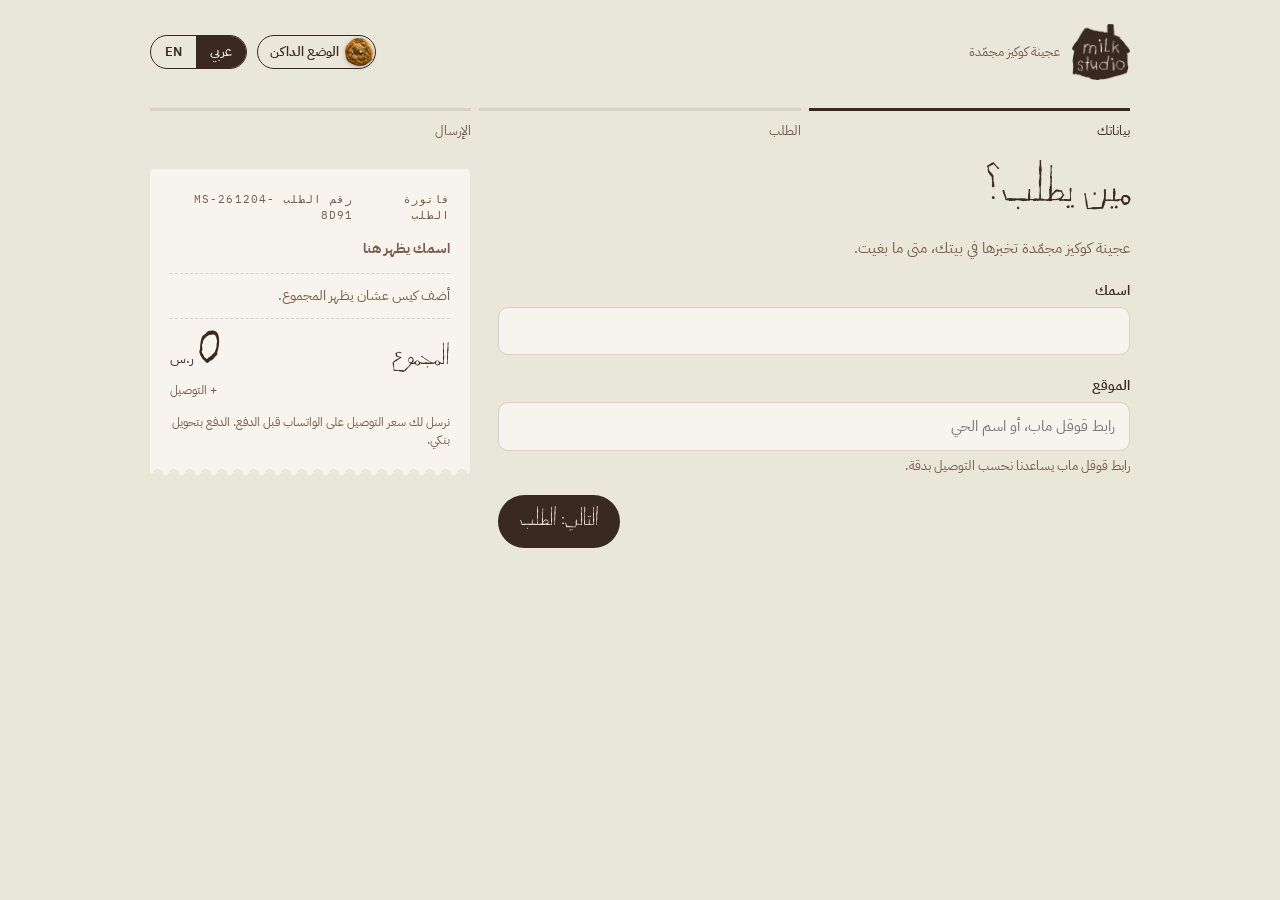
<file: retail/index.html>
<!doctype html>
<html lang="ar">
<head>
<meta charset="utf-8">
<meta name="viewport" content="width=device-width, initial-scale=1">
<title>milkstudio · Order</title>
<meta http-equiv="refresh" content="0; url=../order/">
<link rel="canonical" href="../order/">
<script>location.replace("../order/" + location.search + location.hash);</script>
</head>
<body style="background:#E9E7DA;color:#3A2920;font-family:system-ui,sans-serif;padding:24px">
<p>انتقلت الصفحة: <a href="../order/">milkstudio-sa.github.io/order</a></p>
</body>
</html>
</file>
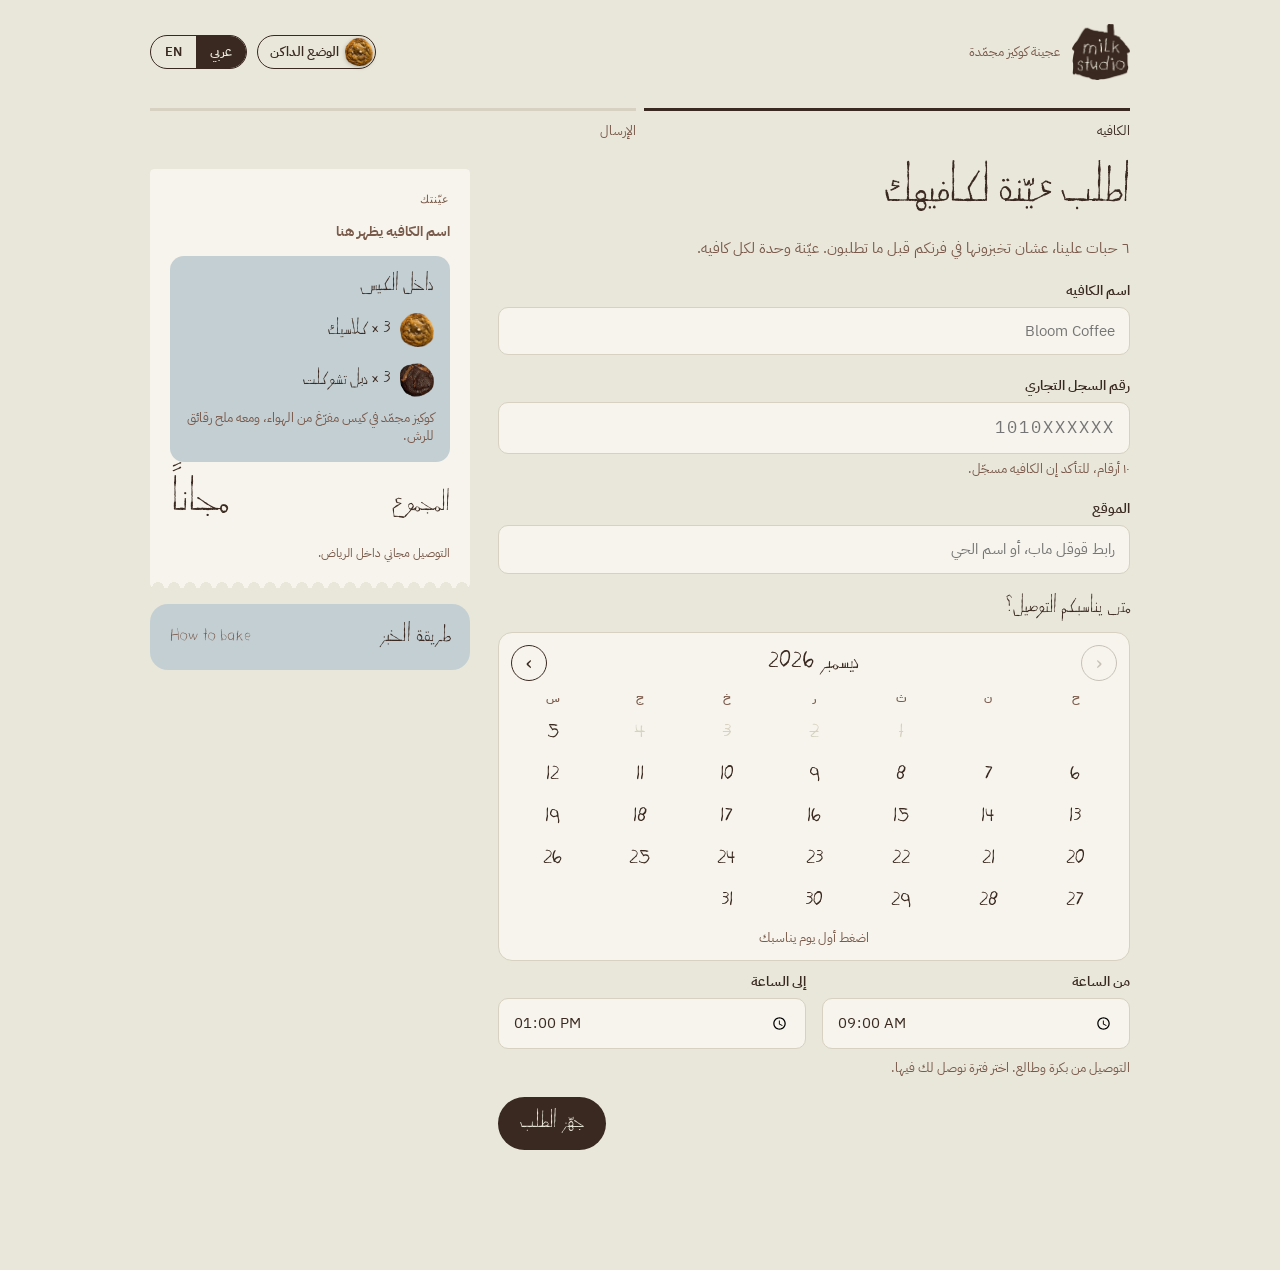
<file: sample/index.html>
<!doctype html>
<html lang="ar" dir="rtl">
<head>
<meta charset="utf-8">
<meta name="viewport" content="width=device-width, initial-scale=1, viewport-fit=cover">
<meta name="theme-color" content="#E9E7DA">
<title>milkstudio · Free sample</title>
<link rel="icon" href="../img/logo.png">
<link rel="apple-touch-icon" href="../img/logo.png">
<script src="../theme.js?v=4"></script>
<link rel="stylesheet" href="../theme.css?v=11">
<link rel="preconnect" href="https://fonts.googleapis.com">
<link rel="stylesheet" href="https://fonts.googleapis.com/css2?family=Archivo:wght@400;500;600;800&family=IBM+Plex+Mono:wght@400;500&family=IBM+Plex+Sans+Arabic:wght@400;500;600;700&display=swap">
<style>
/* Layout: one narrow order sheet — three steps on the left, a live "invoice slip" on the right (stacks under on phones, total pinned to the bottom bar) */
:root{
  --board:#E9E7DA;      /* retail box board */
  --paper:#F6F4EC;
  --cocoa:#3A2920;
  --cocoa-soft:#7A5A4B;
  --blue:#C3CFD3;
  --line:#D6D1C0;
  --ok:#3F6B4E;
  --warn:#C62828;
  --f-display:"MkDigits","Archivo","IBM Plex Sans Arabic",system-ui,sans-serif;
  --f-body:"MkDigits","Archivo","IBM Plex Sans Arabic",system-ui,sans-serif;
  --f-ar:"MkDigits","IBM Plex Sans Arabic","Archivo",system-ui,sans-serif;
  --f-mono:"MkDigits","IBM Plex Mono",ui-monospace,Menlo,monospace;
}
@media (prefers-color-scheme:dark){:root:not([data-theme="light"]){--board:#1E1814;--paper:#29211C;--cocoa:#EDE6D6;--cocoa-soft:#B9A898;--blue:#3E4C52;--line:#3D332C;--ok:#8CC09C;--warn:#FF8A80;color-scheme:dark}}
:root[data-theme="dark"]{--board:#1E1814;--paper:#29211C;--cocoa:#EDE6D6;--cocoa-soft:#B9A898;--blue:#3E4C52;--line:#3D332C;--ok:#8CC09C;--warn:#FF8A80;color-scheme:dark}


*{box-sizing:border-box}
body{background:var(--board);color:var(--cocoa);font-family:var(--f-body);font-size:15px;line-height:1.5;
  padding-left:max(16px,env(safe-area-inset-left,0px));padding-right:max(16px,env(safe-area-inset-right,0px));padding-block:24px 120px}
html[dir="rtl"] body{font-family:var(--f-ar)}
html[dir="rtl"] .brand .sub{font-family:var(--f-ar);letter-spacing:0;text-transform:none;font-size:12px}
.wrap{max-width:980px;margin:0 auto;display:flex;flex-direction:column;gap:28px}

header{display:flex;align-items:center;justify-content:space-between;gap:16px;flex-wrap:wrap}
.brand{color:inherit;text-decoration:none;display:flex;align-items:center;gap:12px}
.brand img{width:58px;height:auto;flex:none;display:block}
.brand .wm{font-family:var(--f-display);font-weight:800;font-size:22px;letter-spacing:-.02em;line-height:1}
.brand .sub{font-family:var(--f-mono);font-size:11px;letter-spacing:.08em;text-transform:uppercase;color:var(--cocoa-soft)}
.tools{display:flex;align-items:center;gap:10px}
@media (max-width:520px){header{flex-wrap:wrap!important}.tools{order:-1;width:100%;justify-content:flex-end}}
.lang{display:flex;border:1px solid var(--cocoa);border-radius:999px;overflow:hidden}
.lang button{all:unset;cursor:pointer;padding:6px 14px;font-size:13px;font-weight:600}
.lang button[aria-pressed="true"]{background:var(--cocoa);color:var(--board)}
.lang button:focus-visible{outline:2px solid var(--cocoa);outline-offset:2px}

.steps{display:flex;gap:8px;list-style:none;margin:0;padding:0;font-family:var(--f-mono);font-size:12px;text-transform:uppercase;letter-spacing:.06em}
html[dir="rtl"] .steps{font-family:var(--f-ar);text-transform:none;letter-spacing:0;font-size:13px}
.steps li{flex:1;padding-top:10px;border-top:3px solid var(--line);color:var(--cocoa-soft)}
.steps li.on{border-color:var(--cocoa);color:var(--cocoa)}
.steps li.done{border-color:var(--cocoa-soft)}

.grid{display:grid;grid-template-columns:minmax(0,1fr) 320px;gap:28px;align-items:start}
@media (max-width:820px){.grid{grid-template-columns:minmax(0,1fr)}}

.panel{display:flex;flex-direction:column;gap:20px;min-width:0}
h1{font-family:var(--f-display);font-weight:800;font-size:clamp(26px,5vw,34px);letter-spacing:-.025em;line-height:1.1;margin:0;text-wrap:balance}
html[dir="rtl"] h1{font-family:var(--f-ar);letter-spacing:0}
.lede{margin:0;color:var(--cocoa-soft);max-width:52ch}

.field{display:flex;flex-direction:column;gap:6px}
.field label{font-weight:600;font-size:14px}
.field .hint{font-size:12.5px;color:var(--cocoa-soft)}
.err,.field .err{font-size:13px;color:var(--warn);font-weight:600}
input,textarea,select{font:inherit;color:var(--cocoa);background:var(--paper);border:1.5px solid var(--line);border-radius:10px;padding:12px 14px;width:100%}
input:focus,textarea:focus{outline:none;border-color:var(--cocoa)}
input[aria-invalid="true"]{border-color:var(--warn)}
#cr{font-family:var(--f-mono);letter-spacing:.12em;font-size:17px;direction:ltr;text-align:start}
html[dir="rtl"] #cr{text-align:right}
fieldset.win{border:0;margin:0;padding:0;display:flex;flex-direction:column;gap:10px;min-width:0}
fieldset.win legend{padding:0;margin-bottom:10px;font-weight:600;font-size:14px}
.win .hint{font-size:12.5px;color:var(--cocoa-soft)}
.win .two{grid-template-columns:1fr 1fr}
input[type="date"],input[type="time"]{min-height:48px}
/* iOS: date/time inputs have a wide built-in min-width; let them fit their column */
.win .two>.field{min-width:0}
input[type="date"],input[type="time"]{-webkit-appearance:none;appearance:none;min-width:0;max-width:100%;width:100%;display:block;text-align:start}
input[type="date"]::-webkit-date-and-time-value,input[type="time"]::-webkit-date-and-time-value{text-align:start;margin:0}

.two{display:grid;grid-template-columns:1fr 1fr;gap:16px}
@media (max-width:520px){.two:not(.win .two){grid-template-columns:1fr}}

/* flavour bags */
.bags{display:flex;flex-direction:column;gap:12px}
.bag{display:grid;grid-template-columns:auto minmax(0,1fr) auto;gap:16px;align-items:center;background:var(--paper);border:1.5px solid var(--line);border-radius:14px;padding:14px 16px;transition:border-color .15s}
.bag.has{border-color:var(--cocoa)}
.swatch{width:44px;height:44px;border-radius:50%;flex:none}
.bag h3{margin:0;font-size:16px;font-weight:700}
.bag p{margin:2px 0 0;font-size:12.5px;color:var(--cocoa-soft)}
.qty{display:flex;align-items:center;gap:4px}
.qty button{all:unset;cursor:pointer;width:38px;height:38px;border-radius:50%;border:1.5px solid var(--cocoa);display:grid;place-items:center;font-size:20px;font-weight:500;line-height:1}
.qty button:disabled{opacity:.3;cursor:default}
.qty button:focus-visible{outline:2px solid var(--cocoa);outline-offset:2px}
.qty output{min-width:52px;text-align:center;font-family:var(--f-mono);font-size:13px;line-height:1.2}
.qty output b{display:block;font-size:20px;font-family:var(--f-display);font-variant-numeric:tabular-nums}
@media (max-width:440px){.bag{grid-template-columns:auto minmax(0,1fr)}.qty{grid-column:1/-1;justify-content:flex-end}}

/* free delivery meter */
.meter{display:flex;flex-direction:column;gap:8px;padding:14px 16px;border-radius:14px;background:var(--blue)}
.meter .row{display:flex;justify-content:space-between;gap:12px;font-size:13.5px;font-weight:600}
.dots{display:grid;grid-template-columns:repeat(6,1fr);gap:6px}
.dots i{height:8px;border-radius:4px;background:color-mix(in srgb,var(--cocoa) 18%,transparent)}
.dots i.f{background:var(--cocoa)}

.nav{display:flex;gap:12px;justify-content:space-between;flex-wrap:wrap}
.btn{all:unset;cursor:pointer;padding:14px 22px;border-radius:999px;font-weight:700;font-size:15px;text-align:center}
.btn.pri{background:var(--cocoa);color:var(--board)}
.btn.ghost{border:1.5px solid var(--cocoa)}
.btn:focus-visible{outline:2px solid var(--cocoa);outline-offset:3px}
.btn.wa{background:#1F7A4A;color:#fff;display:inline-flex;gap:10px;align-items:center}
.btn.wa svg{width:20px;height:20px}

/* the slip */
.slip{position:sticky;top:max(16px,env(safe-area-inset-top,0px));background:var(--paper);border-radius:4px;padding:22px 20px 18px;display:flex;flex-direction:column;gap:14px;
  box-shadow:0 1px 0 var(--line),0 10px 30px -18px rgba(40,25,15,.45);
  -webkit-mask:radial-gradient(circle 6px at 50% 100%,transparent 98%,#000) 0 0/16px 100% repeat-x;mask:radial-gradient(circle 6px at 50% 100%,transparent 98%,#000) 0 0/16px 100% repeat-x;padding-bottom:26px}
.slip .t{font-family:var(--f-mono);font-size:11px;letter-spacing:.1em;text-transform:uppercase;color:var(--cocoa-soft);display:flex;justify-content:space-between;gap:8px}
.slip .biz{font-weight:700;font-size:16px;line-height:1.3;word-break:break-word}
.slip .biz small.win-s{font-family:inherit;direction:inherit;margin-top:6px;color:var(--cocoa)}
.slip .biz small{display:block;font-family:var(--f-mono);font-weight:400;font-size:12px;color:var(--cocoa-soft);direction:ltr;text-align:start}
.lines{display:flex;flex-direction:column;gap:8px;font-size:14px;border-block:1px dashed var(--line);padding-block:12px}
.ln{display:flex;justify-content:space-between;gap:10px;font-variant-numeric:tabular-nums}
.ln span:last-child{font-family:var(--f-mono);white-space:nowrap}
.ln.mute{color:var(--cocoa-soft)}
.ln.free span:last-child{color:var(--ok);font-weight:600}
.total{display:flex;justify-content:space-between;align-items:baseline;gap:10px}
.total b{font-family:var(--f-display);font-size:30px;font-weight:800;letter-spacing:-.02em;font-variant-numeric:tabular-nums}
.total small{font-family:var(--f-mono);font-size:12px}
.slip .foot{font-size:12px;color:var(--cocoa-soft)}
.empty{font-size:13.5px;color:var(--cocoa-soft)}

/* bottom bar (phone) */
.bar{position:fixed;inset:auto 0 0 0;background:var(--cocoa);color:var(--board);display:none;justify-content:space-between;align-items:center;gap:12px;
  padding:12px max(16px,env(safe-area-inset-right,0px)) calc(12px + env(safe-area-inset-bottom,0px)) max(16px,env(safe-area-inset-left,0px));z-index:5}
.bar b{font-family:var(--f-display);font-size:20px;font-variant-numeric:tabular-nums}
.bar span{font-size:12.5px;opacity:.8}
@media (max-width:820px){.bar{display:flex}.slip{position:static}}

.review{display:flex;flex-direction:column;gap:10px}
.msg{background:var(--paper);border:1.5px solid var(--line);border-radius:12px;padding:14px;font-family:var(--f-mono);font-size:12.5px;white-space:pre-wrap;word-break:break-word;max-height:300px;overflow:auto}
html[dir="rtl"] .msg{font-family:var(--f-ar);font-size:13.5px}
.copyrow{display:flex;gap:10px;align-items:center;flex-wrap:wrap;font-size:13px;color:var(--cocoa-soft)}
.copyrow button{all:unset;cursor:pointer;font-weight:600;color:var(--cocoa);text-decoration:underline;text-underline-offset:3px}
.num{font-family:var(--f-mono);direction:ltr;unicode-bidi:isolate;user-select:all}

[data-step]{display:none}
[data-step].show{display:flex}
@media (prefers-reduced-motion:no-preference){[data-step].show{animation:in .25s ease}@keyframes in{from{opacity:.4;transform:translateY(6px)}}}
</style>
<style>html,body{margin:0}:root{padding-top:env(safe-area-inset-top,0px)}</style>
<style>
/* sample page additions */
.privacy{margin:0;font-size:12.5px;color:var(--cocoa-soft)}
.side{display:flex;flex-direction:column;gap:16px;min-width:0;position:sticky;top:max(16px,env(safe-area-inset-top,0px));align-self:start}
.side .slip{position:static}
@media (max-width:820px){.side{position:static}}
details{background:var(--blue);border-radius:18px;padding:4px 20px}
summary{cursor:pointer;list-style:none;display:flex;justify-content:space-between;align-items:center;gap:12px;padding-block:14px;font-weight:600}
summary::-webkit-details-marker{display:none}
summary small{font-family:var(--f-en);font-weight:400;font-size:13px;color:var(--cocoa-soft);direction:ltr}
summary:focus-visible{outline:2px solid var(--cocoa);outline-offset:2px;border-radius:6px}
details[open] summary{border-bottom:1px dashed color-mix(in srgb,var(--cocoa) 30%,transparent)}
details ol{margin:0;padding:14px 0 16px;padding-inline-start:20px;display:flex;flex-direction:column;gap:10px;font-size:14.5px}
details ol li .en{display:block;font-family:var(--f-en);font-size:12.5px;color:var(--cocoa-soft);direction:ltr;text-align:right}
.oven{display:inline-block;width:1.35em;height:1.35em;vertical-align:-.3em;margin-inline:4px;color:var(--cocoa)}
.temp{font-family:var(--f-mono);font-size:13px;white-space:nowrap}
summary,summary small{font-family:var(--f-hand);font-weight:400;font-synthesis:none;letter-spacing:0;text-transform:none}
summary{font-size:20px} summary small{font-size:16px}
html[dir="ltr"] .side ol li .en{text-align:left}
.box{display:flex;flex-direction:column;gap:12px;background:var(--blue);border-radius:14px;padding:16px}
.box h3{margin:0;font-size:15px;font-weight:700}
.box .pcs{display:flex;gap:16px;flex-wrap:wrap}
.box .pc{display:flex;align-items:center;gap:10px;font-size:14px;font-weight:600}
.box .pc img{width:34px;height:34px;object-fit:contain;flex:none}
.box p{margin:0;font-size:12.5px;color:var(--cocoa-soft)}
.free{font-family:var(--f-display);font-size:30px;font-weight:800;letter-spacing:-.02em}
html[dir="rtl"] .free{font-family:var(--f-ar);letter-spacing:0}
</style>
<style>
/* brand handwriting where it is display text */

h1,html[dir="rtl"] h1,.bag h3,.btn,.ln.free span:last-child,.total>span:first-child,.total .free,html[dir="rtl"] .total .free,.meter .row span:first-child,fieldset.win legend,.box h3,.box .pc{font-family:var(--f-hand);font-weight:400;font-synthesis:none;letter-spacing:0;text-transform:none}
h1{font-size:clamp(32px,7vw,42px);line-height:1.15}
header{flex-wrap:nowrap}.brand{min-width:0}.brand .sub{min-width:0;line-height:1.2}.tools{flex:none}
html[dir="rtl"] .brand .sub{font-size:13px}
.bag h3{font-size:22px}
.btn{font-size:19px;padding-block:12px}
.ln.free span:last-child{font-size:20px;line-height:1}
.total>span:first-child{font-size:22px}
.total .free,html[dir="rtl"] .total .free{font-size:36px}
.meter .row span:first-child{font-size:17px}
fieldset.win legend{font-size:19px}
.box h3{font-size:19px} .box .pc{font-size:17px}
/* WhatsApp number stays in the plain font */
#waNum{font-family:"IBM Plex Mono",ui-monospace,Menlo,monospace}
/* counters in Mikie's */
.qty output b,#meterN,.box .pc{font-family:var(--f-hand);font-weight:400;font-synthesis:none;letter-spacing:0}
.qty output b{font-size:26px;line-height:1}
#meterN{font-size:20px}
/* never let anything widen the page */
html,body{overflow-x:clip;max-width:100%}
</style>
<!-- TikTok Pixel Code Start -->
<script>
!function (w, d, t) {
  w.TiktokAnalyticsObject=t;var ttq=w[t]=w[t]||[];ttq.methods=["page","track","identify","instances","debug","on","off","once","ready","alias","group","enableCookie","disableCookie","holdConsent","revokeConsent","grantConsent"],ttq.setAndDefer=function(t,e){t[e]=function(){t.push([e].concat(Array.prototype.slice.call(arguments,0)))}};for(var i=0;i<ttq.methods.length;i++)ttq.setAndDefer(ttq,ttq.methods[i]);ttq.instance=function(t){for(
var e=ttq._i[t]||[],n=0;n<ttq.methods.length;n++)ttq.setAndDefer(e,ttq.methods[n]);return e},ttq.load=function(e,n){var r="https://analytics.tiktok.com/i18n/pixel/events.js",o=n&&n.partner;ttq._i=ttq._i||{},ttq._i[e]=[],ttq._i[e]._u=r,ttq._t=ttq._t||{},ttq._t[e]=+new Date,ttq._o=ttq._o||{},ttq._o[e]=n||{};n=document.createElement("script")
;n.type="text/javascript",n.async=!0,n.src=r+"?sdkid="+e+"&lib="+t;e=document.getElementsByTagName("script")[0];e.parentNode.insertBefore(n,e)};


  ttq.load('DC3G8I3C77U0A5LSKPLG');
  ttq.page();
}(window, document, 'ttq');
</script>
<!-- TikTok Pixel Code End -->
</head>
<body>
<div class="wrap">
  <header>
    <a class="brand" href="../" aria-label="milkstudio home" data-ev="Logo (home)">
      <img class="logo-l" src="../img/logo.png" alt="milkstudio" width="58" height="56"><img class="logo-d" src="../img/logo-dark.png" alt="milkstudio" width="58" height="56">
      <div class="sub" data-i="tag">frozen cookie dough</div>
    </a>
    <div class="tools">
    <button type="button" class="theme-btn" id="themeBtn" aria-label="Dark mode" data-ev="Light/dark mode"><span class="ck"><img class="ck-l" src="../img/cookie-classic-v3.webp" alt="" width="36" height="36"><img class="ck-d" src="../img/cookie-double.webp" alt="" width="36" height="36"></span><span class="theme-lbl" aria-hidden="true">الوضع الداكن</span></button>
    <div class="lang" role="group" aria-label="Language">
      <button type="button" id="l-ar" aria-pressed="false" data-ev="Language: Arabic">عربي</button>
      <button type="button" id="l-en" aria-pressed="true" data-ev="Language: English">EN</button>
    </div>
    </div>
  </header>

  <ol class="steps" id="steps">
    <li data-i="s1">Café</li><li data-i="s2">Send</li>
  </ol>

  <div class="grid">
    <form class="panel" id="form" novalidate>
      <input type="text" id="hp" name="website" tabindex="-1" autocomplete="off" aria-hidden="true" style="position:absolute;width:1px;height:1px;padding:0;margin:-1px;border:0;overflow:hidden;clip:rect(0 0 0 0);clip-path:inset(50%);opacity:0">
      <!-- STEP 1 -->
      <section class="panel show" data-step="1">
        <h1 data-i="h1">Order a sample for your café</h1>
        <p class="lede" data-i="l1">Six pieces, on us, so you can bake them in your own oven before you order. One sample per café.</p>

        <div class="field">
          <label for="biz" data-i="bizL">Café name</label>
          <input id="biz" autocomplete="organization" placeholder="Bloom Coffee">
          <div class="err" id="bizE" hidden></div>
        </div>
        <div class="field">
          <label for="cr" data-i="crL">Commercial registration (CR) number</label>
          <input id="cr" inputmode="numeric" maxlength="10" placeholder="1010XXXXXX" autocomplete="off">
          <div class="hint" data-i="crH">10 digits, so we can confirm the café is registered.</div>
          <div class="err" id="crE" hidden></div>
        </div>
        <div class="field">
          <label for="loc" data-i="locL">Location</label>
          <input id="loc" data-i-ph="locP" placeholder="Google Maps link, or the district">
          <div class="err" id="locE" hidden></div>
        </div>

        <fieldset class="win">
          <legend data-i="winL">When suits you for delivery?</legend>
          <div class="cal" id="cal"></div>
          <input type="hidden" id="dFrom"><input type="hidden" id="dTo">
          <div class="two">
            <div class="field"><label for="tFrom" data-i="tFromL">From</label><input type="time" id="tFrom" value="09:00" step="1800"></div>
            <div class="field"><label for="tTo" data-i="tToL">To</label><input type="time" id="tTo" value="13:00" step="1800"></div>
          </div>
          <div class="hint" data-i="winH">Delivery is from tomorrow on. Pick a range and we'll deliver within it.</div>
          <div class="err" id="dateE" hidden></div>
        </fieldset>

        <div class="nav"><span></span><button type="button" class="btn pri" id="to2" data-i="next" data-ev="Next (step 1)">Prepare the request</button></div>
      </section>

      <!-- STEP 2 -->
      <section class="panel" data-step="2">
        <h1 data-i="h2">Send it on WhatsApp</h1>
        <p class="lede" data-i="l2">This opens WhatsApp with your request typed out. Press send there and we'll confirm the delivery time.</p>
        <div class="review">
          <div class="msg" id="msg"></div>
          <div class="copyrow">
            <span data-i="noOpen">WhatsApp didn't open?</span>
            <button type="button" id="copy" data-i="copy" data-ev="Copy message">Copy the message</button>
            <span><span data-i="sendTo">and send it to</span> <span class="num" id="waNum"></span></span>
            <span id="copied" role="status"></span>
          </div>
        </div>
        <div class="nav">
          <button type="button" class="btn ghost" id="back1" data-i="edit" data-ev="Back / Edit">Edit</button>
          <a class="btn wa" id="wa" data-ev="Send on WhatsApp" href="#" target="_blank" rel="noopener">
            <svg viewBox="0 0 24 24" fill="currentColor" aria-hidden="true"><path d="M12 2a10 10 0 0 0-8.6 15.1L2 22l5-1.3A10 10 0 1 0 12 2Zm0 18.2a8.2 8.2 0 0 1-4.2-1.1l-.3-.2-3 .8.8-2.9-.2-.3A8.2 8.2 0 1 1 12 20.2Zm4.5-6.1c-.2-.1-1.5-.7-1.7-.8s-.4-.1-.6.1-.6.8-.8 1-.3.2-.5.1a6.7 6.7 0 0 1-3.3-2.9c-.2-.4.2-.4.7-1.3a.4.4 0 0 0 0-.4l-.8-1.8c-.2-.5-.4-.4-.6-.4h-.5a1 1 0 0 0-.7.3 3 3 0 0 0-.9 2.2 5.2 5.2 0 0 0 1.1 2.7 11.8 11.8 0 0 0 4.5 4c1.7.7 2.3.8 3.2.6a2.7 2.7 0 0 0 1.8-1.2 2.2 2.2 0 0 0 .1-1.3c0-.1-.2-.2-.4-.3Z"/></svg>
            <span data-i="sendWa">Send request on WhatsApp</span>
          </a>
        </div>
      </section>
    </form>

    <!-- SLIP -->
    <div class="side">
    <aside class="slip" aria-live="polite">
      <div class="t"><span data-i="slipT">Your sample</span></div>
      <div class="biz" id="slipBiz"></div>
      <div class="box">
        <h3 data-i="boxT">In the box</h3>
        <div class="pcs" id="pcs"></div>
        <p data-i="boxP">Frozen cookies in a vacuum-sealed bag, with flaky salt to sprinkle.</p>
      </div>
      <div class="total"><span data-i="total">Total</span><span class="free" data-i="freeT">Free</span></div>
      <div class="foot" data-i="foot">Free delivery in Riyadh.</div>
    </aside>
      <details data-ev-wrap>
    <summary data-ev="How to bake">طريقة الخبز <small>How to bake</small></summary>
    <ol>
      <li>سخّن الفرن على 180°م (وتأكد إنه وصلها فعلاً باستخدام مقياس الحرارة).<span class="en">Preheat to 180°C and make sure it really gets there.</span></li>
      <li>صف الكوكيز وهو مجمد على ورق زبدة في صينية.<span class="en">Place the cookies while still frozen on parchment paper on a baking sheet.</span></li>
      <li>الرف الأوسط 8 دقائق والحرارة فوق وتحت <svg class="oven" viewBox="0 0 24 24" role="img" aria-label="حرارة فوق وتحت"><rect x="2.5" y="2.5" width="19" height="19" rx="3" fill="none" stroke="currentColor" stroke-width="1.8"/><line x1="6.5" y1="6.5" x2="17.5" y2="6.5" stroke="currentColor" stroke-width="1.8" stroke-linecap="round"/><line x1="6.5" y1="17.5" x2="17.5" y2="17.5" stroke="currentColor" stroke-width="1.8" stroke-linecap="round"/></svg><span class="en">Middle rack, 8 minutes, top and bottom heat.</span></li>
      <li>ثم الرف العلوي <span dir="ltr">1–2</span> دقائق بحرارة من فوق <svg class="oven" viewBox="0 0 24 24" role="img" aria-label="حرارة من فوق"><rect x="2.5" y="2.5" width="19" height="19" rx="3" fill="none" stroke="currentColor" stroke-width="1.8"/><line x1="6.5" y1="6.5" x2="17.5" y2="6.5" stroke="currentColor" stroke-width="1.8" stroke-linecap="round"/></svg> عشان يتحمّر الوجه شوي.<span class="en">Then the upper rack for 1–2 minutes with heat from above, to brown the top.</span></li>
      <li>رش رقائق الملح (جاية مع الطلب) على الكوكيز وانتظرها ترتاح قبل التقديم.<span class="en">Sprinkle flaky salt, and let them rest before serving.</span></li>
    </ol>
  </details>
    </div>
  </div>
</div>

<script src="../links.js?v=7"></script>
<script src="../track.js?v=5"></script>
<script src="../calendar.js?v=2"></script>
<script>
const WA = (window.SITE && window.SITE.whatsapp) || "9665XXXXXXXX";
const SAMPLE = [
  { en:"Classic", ar:"كلاسيك", n:3, img:"cookie-classic-v3.webp" },
  { en:"Double Chocolate", ar:"دبل تشوكلت", n:3, img:"cookie-double.webp" }
];

const T = {
 en:{tag:"frozen cookie dough",s1:"Café",s2:"Send",h1:"Order a sample for your café",
  l1:"Six pieces, on us, so you can bake them in your own oven before you order. One sample per café.",
  bizL:"Café name",crL:"Commercial registration (CR) number",crH:"10 digits, so we can confirm the café is registered.",
  locL:"Location",locP:"Google Maps link, or the district",
  winL:"When suits you for delivery?",dFromL:"From date",dToL:"To date",tFromL:"From",tToL:"To",winH:"Delivery is from tomorrow on. Pick a range and we'll deliver within it.",
  next:"Prepare the request",h2:"Send it on WhatsApp",l2:"This opens WhatsApp with your request typed out. Press send there and we'll confirm the delivery time.",
  noOpen:"WhatsApp didn't open?",copy:"Copy the message",sendTo:"and send it to",edit:"Edit",sendWa:"Send request on WhatsApp",
  slipT:"Your sample",boxT:"In the box",boxP:"Frozen cookies in a vacuum-sealed bag, with flaky salt to sprinkle.",total:"Total",freeT:"Free",
  foot:"Free delivery in Riyadh.",emptyBiz:"Your café name shows here",pcs:"pieces",
  eBiz:"Enter the café name.",eCr:"CR number should be exactly 10 digits.",eLoc:"Add a Google Maps link or the district.",
  eNoStart:"Pick the first day that suits you for delivery.",eTooSoon:"The earliest delivery is tomorrow. Pick tomorrow or a later date.",eEndBefore:"The end date is before the start date. Pick the same day or a later one.",eNoTime:"Pick both a start time and an end time.",eTime:"The end time is before or the same as the start time. Pick a later end time.",
  copied:"Copied",copyFail:"Select the text above and copy it.",
  m:{hi:"Free sample request — milkstudio",biz:"Café",cr:"CR",loc:"Location",win:"Best time for delivery",box:"Sample"}},
 ar:{tag:"عجينة كوكيز مجمّدة",s1:"الكافيه",s2:"الإرسال",h1:"اطلب عيّنة لكافيهك",
  l1:"٦ حبات علينا، عشان تخبزونها في فرنكم قبل ما تطلبون. عيّنة وحدة لكل كافيه.",
  bizL:"اسم الكافيه",crL:"رقم السجل التجاري",crH:"١٠ أرقام، للتأكد إن الكافيه مسجّل.",
  locL:"الموقع",locP:"رابط قوقل ماب، أو اسم الحي",
  winL:"متى يناسبكم التوصيل؟",dFromL:"من تاريخ",dToL:"إلى تاريخ",tFromL:"من الساعة",tToL:"إلى الساعة",winH:"التوصيل من بكرة وطالع. اختر فترة نوصل لك فيها.",
  next:"جهّز الطلب",h2:"أرسله على واتساب",l2:"راح يفتح واتساب والطلب مكتوب. اضغط إرسال، ونأكد لك وقت التوصيل.",
  noOpen:"ما فتح واتساب؟",copy:"انسخ الرسالة",sendTo:"وأرسلها على",edit:"عدّل",sendWa:"أرسل الطلب على واتساب",
  slipT:"عيّنتك",boxT:"داخل الكيس",boxP:"كوكيز مجمّد في كيس مفرّغ من الهواء، ومعه ملح رقائق للرش.",total:"المجموع",freeT:"مجاناً",
  foot:"التوصيل مجاني داخل الرياض.",emptyBiz:"اسم الكافيه يظهر هنا",pcs:"حبات",
  eBiz:"اكتب اسم الكافيه.",eCr:"رقم السجل لازم يكون ١٠ أرقام.",eLoc:"أضف رابط قوقل ماب أو اسم الحي.",
  eNoStart:"اختر أول يوم يناسبك للتوصيل.",eTooSoon:"أقرب توصيل بكرة. اختر بكرة أو تاريخ بعده.",eEndBefore:"تاريخ النهاية قبل تاريخ البداية. اختر نفس اليوم أو بعده.",eNoTime:"اختر وقت البداية ووقت النهاية.",eTime:"وقت النهاية قبل وقت البداية أو نفسه. اختر وقت نهاية بعده.",
  copied:"تم النسخ",copyFail:"حدّد النص فوق وانسخه.",
  m:{hi:"طلب عيّنة مجانية — milkstudio",biz:"الكافيه",cr:"السجل التجاري",loc:"الموقع",win:"الوقت المناسب للتوصيل",box:"العيّنة"}}
};

let lang="ar", step=1;
const $=id=>document.getElementById(id);
const esc=s=>s.replace(/[&<>"]/g,c=>({"&":"&amp;","<":"&lt;",">":"&gt;",'"':"&quot;"}[c]));
const total=SAMPLE.reduce((a,s)=>a+s.n,0);

const tomorrow=(()=>{const d=new Date();d.setDate(d.getDate()+1);const p=n=>String(n).padStart(2,"0");return `${d.getFullYear()}-${p(d.getMonth()+1)}-${p(d.getDate())}`})();
$("dFrom").min=tomorrow; $("dTo").min=tomorrow;
window.msCal = msCalendar($("cal"), { from:$("dFrom"), to:$("dTo"), min:tomorrow, lang:()=>lang });
$("dFrom").addEventListener("change",()=>{const f=$("dFrom").value;$("dTo").min=f||tomorrow;if(f&&(!$("dTo").value||$("dTo").value<f))$("dTo").value=f;update()});
["dTo","tFrom","tTo"].forEach(id=>$(id).addEventListener("change",update));

function fmtDate(iso){const loc=lang==="ar"?"ar-SA-u-ca-gregory-nu-latn":"en-GB";
  return new Date(iso+"T12:00:00").toLocaleDateString(loc,{weekday:"long",day:"numeric",month:"long"})}
function fmtTime(hm){if(!hm)return "";let [h,m]=hm.split(":").map(Number);const pm=h>=12;h=h%12||12;
  const suf=lang==="ar"?(pm?"م":"ص"):(pm?"pm":"am");return `${h}:${String(m).padStart(2,"0")} ${suf}`}
function windowText(){const f=$("dFrom").value,t=$("dTo").value||f;if(!f)return "";
  const d=f===t?fmtDate(f):`${fmtDate(f)} – ${fmtDate(t)}`;
  const tm=($("tFrom").value&&$("tTo").value)?`${lang==="ar"?"، ":", "}${fmtTime($("tFrom").value)} – ${fmtTime($("tTo").value)}`:"";
  return d+tm}
function sampleText(){return SAMPLE.map(s=>`${s.n} ${lang==="ar"?s.ar:s.en}`).join(" + ")+` (${total} ${T[lang].pcs})`}

function update(){
  const t=T[lang], biz=$("biz").value.trim(), cr=$("cr").value.trim(), win=windowText();
  $("slipBiz").innerHTML=(biz?`${esc(biz)}${cr?`<small>CR ${esc(cr)}</small>`:""}`:`<span class="empty">${t.emptyBiz}</span>`)
    +(win?`<small class="win-s">${esc(win)}</small>`:"");
  $("pcs").innerHTML=SAMPLE.map(s=>`<span class="pc"><img src="../img/${s.img}" alt="" width="34" height="34">${s.n} × ${lang==="ar"?s.ar:s.en}</span>`).join("");
}

function setErr(id,msg){const e=$(id);e.textContent=msg||"";e.hidden=!msg;const inp=$(id.replace("E",""));if(inp)inp.setAttribute("aria-invalid",msg?"true":"false")}
function valid(){
  const t=T[lang]; let ok=true;
  const biz=$("biz").value.trim(); setErr("bizE",biz?"":t.eBiz); ok=ok&&!!biz;
  const crOk=/^\d{10}$/.test($("cr").value.trim()); setErr("crE",crOk?"":t.eCr); ok=ok&&crOk;
  const loc=$("loc").value.trim(); setErr("locE",loc?"":t.eLoc); ok=ok&&!!loc;
  const f=$("dFrom").value, to=$("dTo").value||f, tf=$("tFrom").value, tt=$("tTo").value;
  const msg = !f ? t.eNoStart
    : f<tomorrow ? t.eTooSoon
    : to<f ? t.eEndBefore
    : (!tf||!tt) ? t.eNoTime
    : tt<=tf ? t.eTime : "";
  const e=$("dateE"); e.textContent=msg; e.hidden=!msg; ok=ok&&!msg;
  return ok;
}
function message(){
  const m=T[lang].m;
  return [`*${m.hi}*`,"",
    `${m.biz}: ${$("biz").value.trim()}`,
    `${m.cr}: ${$("cr").value.trim()}`,
    `${m.loc}: ${$("loc").value.trim()}`,
    `${m.win}: ${windowText()}`,"",
    `${m.box}: ${sampleText()}`].join("\n");
}
function go(n){
  step=n; tracker.step(n===1?"started":"review");
  document.querySelectorAll("[data-step]").forEach(s=>s.classList.toggle("show",+s.dataset.step===n));
  [...$("steps").children].forEach((li,i)=>{li.classList.toggle("on",i+1===n);li.classList.toggle("done",i+1<n)});
  if(n===2){const txt=message();$("msg").textContent=txt;$("wa").href=`https://wa.me/${WA}?text=${encodeURIComponent(txt)}`}
  window.scrollTo({top:0,behavior:matchMedia("(prefers-reduced-motion:reduce)").matches?"auto":"smooth"});
}
$("to2").onclick=()=>valid()&&go(2);
$("back1").onclick=()=>go(1);
$("form").addEventListener("submit",e=>e.preventDefault());
$("cr").addEventListener("input",e=>{e.target.value=e.target.value.replace(/[٠-٩]/g,d=>"٠١٢٣٤٥٦٧٨٩".indexOf(d)).replace(/\D/g,"").slice(0,10);update()});
["biz","loc"].forEach(id=>$(id).addEventListener("input",update));
$("copy").onclick=()=>{
  const txt=$("msg").textContent;
  const ok=()=>{$("copied").textContent=T[lang].copied};
  const fail=()=>{const r=document.createRange();r.selectNodeContents($("msg"));const s=getSelection();s.removeAllRanges();s.addRange(r);$("copied").textContent=T[lang].copyFail};
  try{navigator.clipboard.writeText(txt).then(ok,fail)}catch(e){fail()}
};
function setLang(l){
  lang=l; const t=T[l];
  document.documentElement.lang=l; document.documentElement.dir=l==="ar"?"rtl":"ltr";
  document.querySelectorAll("[data-i]").forEach(el=>{if(typeof t[el.dataset.i]==="string")el.textContent=t[el.dataset.i]});
  document.querySelectorAll("[data-i-ph]").forEach(el=>el.placeholder=t[el.dataset.iPh]);
  window.msTheme&&msTheme.refresh();
  window.msCal&&msCal.render();
  $("l-ar").setAttribute("aria-pressed",l==="ar"); $("l-en").setAttribute("aria-pressed",l==="en");
  ["bizE","crE","locE","dateE"].forEach(id=>$(id).hidden=true);
  update(); if(step===2) go(2);
  try{localStorage.setItem("ms-lang",l)}catch(e){}
}
const tracker = msTrack("sample", () => ({
  lang, biz:$("biz").value.trim(), cr:$("cr").value.trim(), contact:"",
  location:$("loc").value.trim(), window:windowText(),
  items:SAMPLE.map(x=>`${x.ar} ×${x.n}`).join("، "), total:0, ref:"", notes:"" }));
$("wa").addEventListener("click",()=>tracker.step("whatsapp"));
$("l-ar").onclick=()=>setLang("ar"); $("l-en").onclick=()=>setLang("en");
$("waNum").textContent="+"+WA;
let saved="ar"; try{saved=localStorage.getItem("ms-lang")||"ar"}catch(e){}
setLang(saved);
[...$("steps").children].forEach((li,i)=>li.classList.toggle("on",i===0));
</script>
</body>
</html>
</file>
<file: theme.css>
/* cookie theme button + logo swap (shared) */
.theme-btn{all:unset;box-sizing:border-box;cursor:pointer;display:inline-flex;align-items:center;gap:6px;flex:none;height:auto;
  padding:2px;padding-inline-end:12px;border:1px solid var(--cocoa);border-radius:999px;color:var(--cocoa);
  font-family:"IBM Plex Sans Arabic","Archivo",system-ui,sans-serif;font-size:13px;font-weight:600;line-height:1.2;white-space:nowrap;-webkit-tap-highlight-color:transparent}
.theme-btn .ck{position:relative;width:28px;height:28px;flex:none}
.theme-btn .ck img{position:absolute;inset:0;width:100%;height:100%;object-fit:contain;filter:drop-shadow(0 1px 2px rgba(20,12,8,.28));
  transition:opacity .3s ease,transform .55s cubic-bezier(.34,1.45,.5,1)}
.theme-btn .ck-d{opacity:0;transform:rotate(-140deg) scale(.5)}
[data-theme="dark"] .theme-btn .ck-l{opacity:0;transform:rotate(140deg) scale(.5)}
[data-theme="dark"] .theme-btn .ck-d{opacity:1;transform:none}
.theme-btn:active{transform:scale(.96)}
.theme-btn:focus-visible{outline:2px solid var(--cocoa);outline-offset:3px}
@media (prefers-reduced-motion:reduce){.theme-btn .ck img{transition:none}}
.logo-d{display:none!important}
[data-theme="dark"] .logo-l{display:none!important}
[data-theme="dark"] .logo-d{display:block!important}

/* brand handwriting: Mikie's for English, Hadiya (Norah's own) for Arabic.
   Latin and digits from Mikie's (its ornament 0 is replaced by a handwritten zero made from its O),
   Arabic from Hadiya. Hadiya's digits are skipped because its 0 is an ornament. */
@font-face{font-family:"Mikies";src:url("fonts/mikies-v2.woff2") format("woff2");font-display:swap}
@font-face{font-family:"Hadiya";src:url("fonts/hadiya.woff2") format("woff2");font-display:swap;unicode-range:U+0000-002F,U+003A-065F,U+066A-06EF,U+06FA-FFFF;size-adjust:140%}
:root{--f-hand:"Mikies","Hadiya","IBM Plex Sans Arabic","Archivo",system-ui,sans-serif}

/* every Latin digit on the site in Mikie's (with the handwritten zero); letters keep their own fonts */
@font-face{font-family:"MkDigits";src:url("fonts/mikies-v2.woff2") format("woff2");font-display:swap;size-adjust:118%;unicode-range:U+0030-0039}
html input,html textarea,html select{font-family:"IBM Plex Sans Arabic","Archivo",system-ui,sans-serif!important}
html #cr{font-family:"IBM Plex Mono",ui-monospace,Menlo,monospace!important}

/* delivery calendar (calendar.js) */
.cal{background:var(--paper);border:1.5px solid var(--line);border-radius:14px;padding:12px;display:flex;flex-direction:column;gap:8px}
.cal-h{display:flex;align-items:center;justify-content:space-between;gap:8px}
.cal-h b{font-family:var(--f-hand);font-weight:400;font-size:22px;line-height:1}
.cal-nav{all:unset;cursor:pointer;width:34px;height:34px;border-radius:50%;border:1.5px solid var(--cocoa);display:grid;place-items:center;font-size:20px;line-height:1;color:var(--cocoa)}
.cal-nav:disabled{opacity:.25;cursor:default}
.cal-w,.cal-d{display:grid;grid-template-columns:repeat(7,1fr);gap:4px;text-align:center}
.cal-w span{font-size:12px;color:var(--cocoa-soft);font-weight:600}
.cal-d button{all:unset;box-sizing:border-box;cursor:pointer;height:38px;border-radius:10px;display:grid;place-items:center;font-family:var(--f-hand);font-size:19px;color:var(--cocoa)}
.cal-d button:hover:not(:disabled):not(.end):not(.mid){background:var(--board)}
.cal-d button:focus-visible{outline:2px solid var(--cocoa);outline-offset:1px}
.cal-d button.off{color:var(--line);cursor:default;text-decoration:line-through;text-decoration-thickness:1px}
.cal-d button.mid{background:var(--blue);border-radius:6px}
.cal-d button.end{background:var(--cocoa);color:var(--board)}
.cal-hint{margin:0;font-size:12.5px;color:var(--cocoa-soft);text-align:center}
</file>
